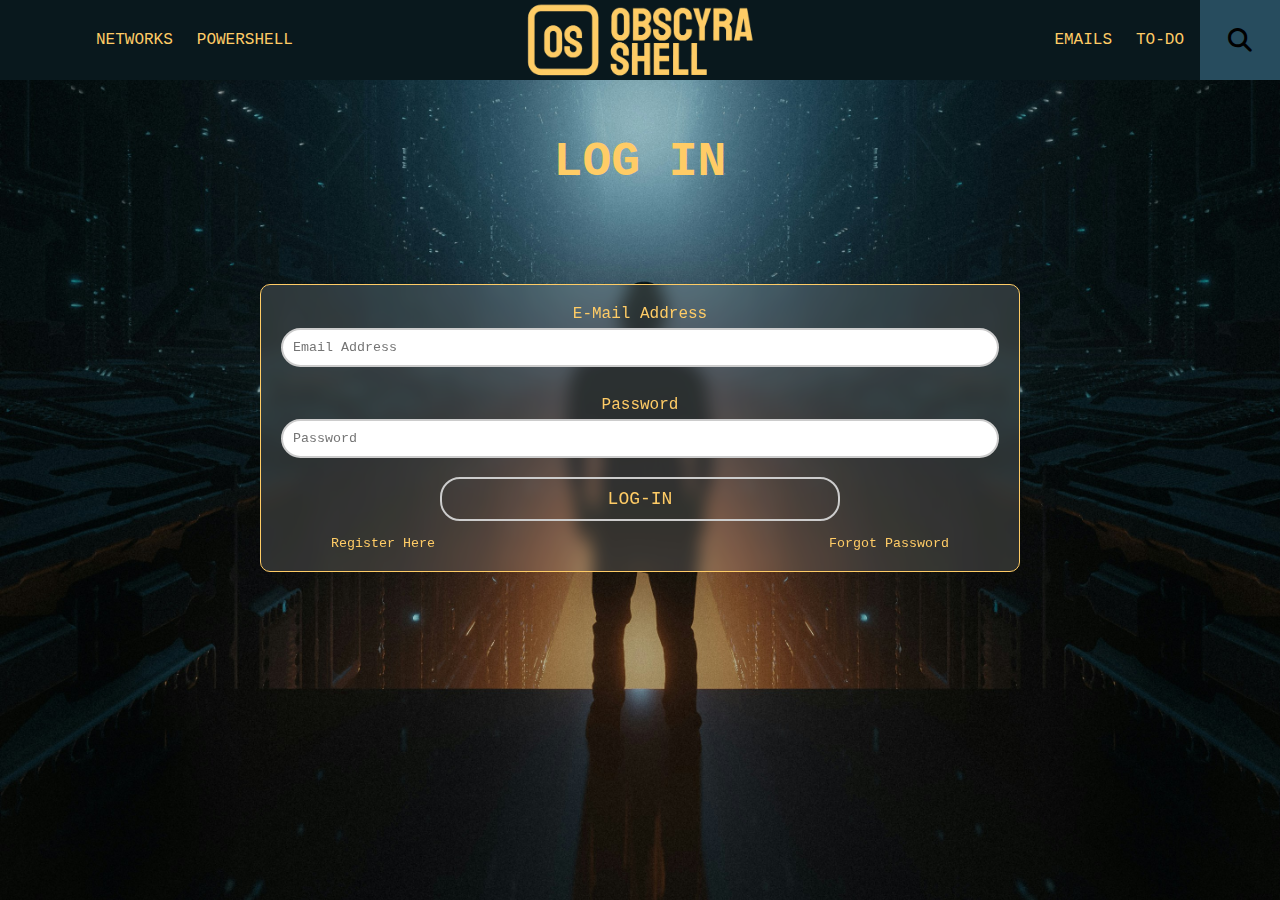
<file: index.html>
<!DOCTYPE html>
<html lang="en">
<head>
    <meta charset="UTF-8">
    <meta v2>
    <meta name="viewport" content="width=device-width, initial-scale=1.0">
    <link rel="stylesheet" href="css/global.css">
    <link rel="stylesheet" href="css/login.css">
    <link rel="stylesheet" href="https://cdnjs.cloudflare.com/ajax/libs/font-awesome/6.4.0/css/all.min.css">
    <script src="js/nav.js"></script>
    <title>Obscyra Shell</title>
</head>
<body>
    <!-- Navbar -->
     <header>
        <!-- Logo -->
         <div class="logo">
            <a href="index.html"><img src="assets/img/logo2.png" alt=""></a>
         </div>
         <nav id="main-nav">
            <!-- Left Links -->
             <ul class="nav-left">
                <li><a href="">Networks</a></li>
                <li><a href="pwsh.html">Powershell</a></li>
             </ul>
             <!-- Right Links -->
             <ul>
                <li><a href="">Emails</a></li>
                <li id="to-do-link"><a href="to-do.html">To-Do</a></li>
             </ul>
             <!-- Search Btn -->
                <div id="search-btn">
                    <i class="fas fa-search" id="search-check"></i>
                </div>
                <div class="search-input" id="search-input">
                    <!-- <input type="text" placeholder="Search..."> -->
                </div>
         </nav>

         <!-- Menu Btn -->
         <div id="menu-btn">
            <input type="checkbox" id="menu-check"/>
            <i class="fa-regular fa-square-caret-down" id="menu-icon"></i>
        </div>
     </header>
        <section class="main account">
            <div class="login-wrapper">
                <h1 id="acc-form-h1">Log In</h1>
                <div class="center-wrapper">
                <div id="log-form">
                <form id="main-acc-form">
                    <div id="acc-form-wrapper">
                        <div class="acc-form">
                            <label for="acc-email">E-Mail Address</label>
                            <input type="text" id="acc-email" placeholder="Email Address" autocomplete="username">
                            <p class="error-msg" id="error-email"></p>
                        </div>
                        <div class="acc-form">
                            <label for="acc-pass">Password</label>
                            <input type="password" id="acc-pass" placeholder="Password" autocomplete="current-password">
                            <p class="error-msg" id="error-pass"></p>
                            <input id="acc-login" type="button" class="submit-btn" value="Log-in">
                        </div>
                        <div id="acc-info">
                            <a id="reg-link">Register Here</a> 
                            <p id="issues-link">Forgot Password</p>
                        </div>
                    </div>
                </form>
                </div>
                <div id="reg-form" style="display: none;">
                <form id="main-reg-form">
                    <div id="acc-form-wrapper">
                        <div class="acc-form">
                            <label for="reg-email">E-Mail Address</label>
                            <input type="text" id="reg-email" placeholder="Email Address" autocomplete="username">
                            <p class="error-msg" id="error-remail"></p>
                        </div>
                        <div class="acc-form">
                            <label for="reg-pass">Password</label>
                            <input type="password" id="reg-pass" placeholder="Password" autocomplete="new-password">
                            <p class="error-msg" id="error-rpass"></p>
                            <label for="reg-pass-val">Re-Enter Password</label>
                            <input type="password" id="reg-pass-val" placeholder="Password" autocomplete="new-password">
                            <input id="acc-reg" type="button" class="submit-btn" value="Register">
                        </div>
                        <div id="acc-info">
                            <a id="log-link">Log in</a>
                            <a id="cookies">Privacy Policy</a>
                        </div>
                    </div>
                </form>
                </div>
            </div>
            <div class="cookie-wrapper" id="privacy-policy" style="display: none;">
                <p>
                    <strong>We keep things simple:</strong> no tracking, no advertising cookies, and no third-party analytics.
                    This page explains what data we store and how it's used.
                </p>

                <h2>Account Data</h2>
                <p>When you create or use an account, we store:</p>

                <ul>
                    <li><strong>Email address</strong> - used to sign in.</li>
                    <li><strong>Password hash</strong> - never stored in plain text.</li>
                    <li><strong>Account created time</strong>.</li>
                    <li><strong>Last login time</strong>.</li>
                    <li><strong>Browser information</strong> - for security and debugging.</li>
                </ul>

                <p>We do not share your data with third parties.</p>

                <h2>Cookies</h2>
                <p>
                    We use one strictly-necessary cookie: a <strong>JWT authentication token</strong> that keeps you logged in.
                    It is essential for the service and does not require consent under UK PECR.
                </p>

                <h2>Hosting</h2>
                <p>
                    This site is hosted on Cloudflare, which processes basic technical information (e.g., IP address) for security and performance.
                    No analytics or marketing tools are used.
                </p>

                <h2>Data Retention</h2>
                <p>
                    Account data is kept while your account is active. If you delete your account, your data is removed or anonymised.
                    Authentication cookies expire automatically.
                </p>

                <h2>Your Rights</h2>
                <p>
                    You may request access, correction, or deletion of your data at any time.
                    Contact us at: <a href="mailto:test@test.com">TBC@Test.com</a>
                </p>

                <br><p> <a id="backLink">Go Back</a></p><br><br>
            </div>
            <div class="logout-wrapper" id="logout" style="display: none;">
                <div>
                    <p>Account will be auto logged out after 1 hour</p>
                </div>
                <form>
                    <input type="button" value="Log Out" class="submit-btn" id="logout-btn">
                </form>
            </div>
            </div>
        </section>
<script src="js/login.js" defer></script>
</body>
</html>
</file>
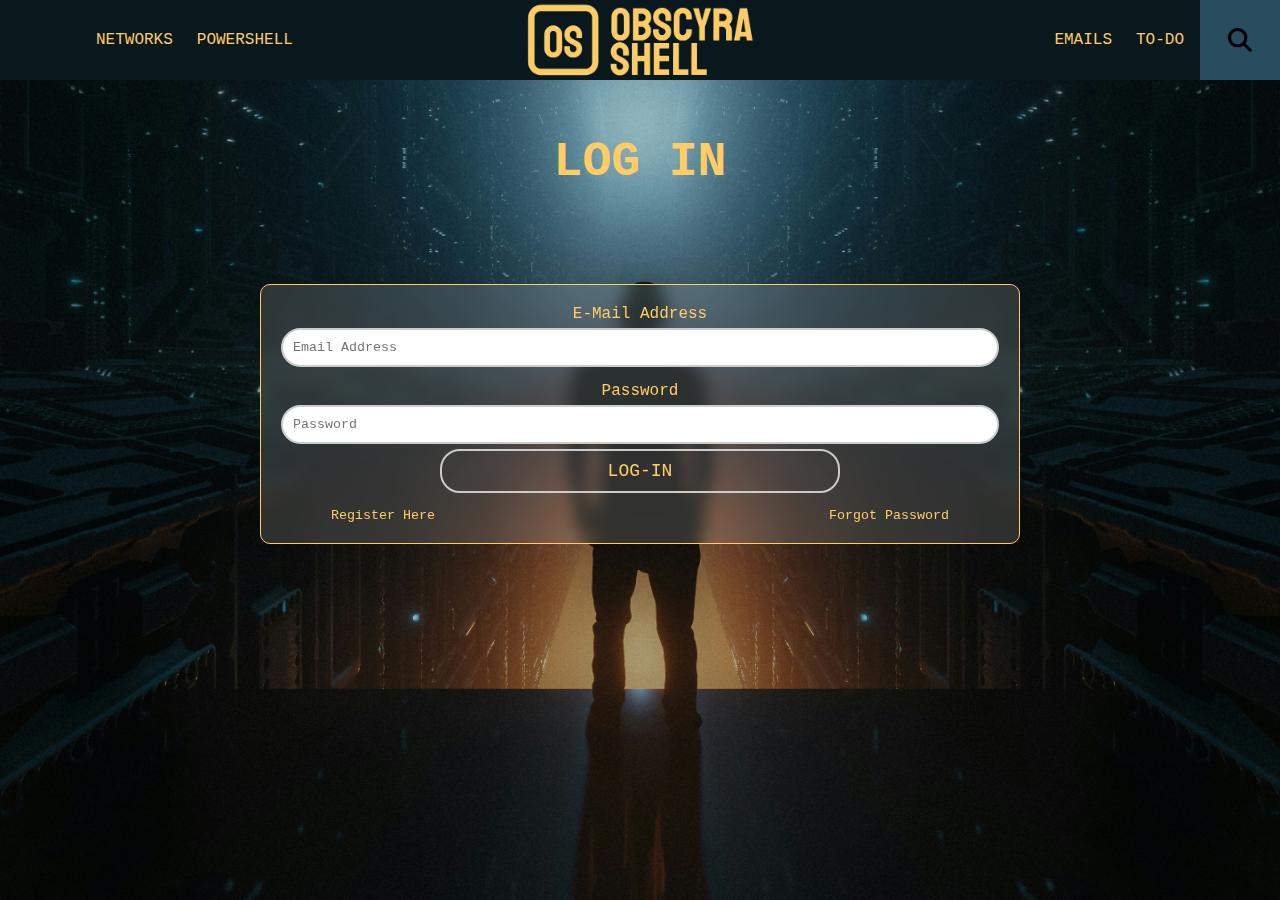
<file: home.html>
<!DOCTYPE html>
<html lang="en">
<head>
    <meta charset="UTF-8">
    <meta v2>
    <meta name="viewport" content="width=device-width, initial-scale=1.0">
    <link rel="stylesheet" href="css/global.css">
    <link rel="stylesheet" href="css/login.css">
    <link rel="stylesheet" href="https://cdnjs.cloudflare.com/ajax/libs/font-awesome/6.4.0/css/all.min.css">
    <script src="js/nav.js" defer></script>
    <script src="js/login.js" defer></script>
    <title>Obscyra Shell</title>
</head>
<body>
    <!-- Navbar -->
     <header>
        <!-- Logo -->
         <div class="logo">
            <a href="home.html"><img src="assets/img/logo2.png" alt=""></a>
         </div>
         <nav id="main-nav">
            <!-- Left Links -->
             <ul class="nav-left">
                <li><a href="">Networks</a></li>
                <li><a href="pwsh.html">Powershell</a></li>
             </ul>
             <!-- Right Links -->
             <ul>
                <li><a href="">Emails</a></li>
                <li id="to-do-link"><a href="index.html">To-Do</a></li>
             </ul>
             <!-- Search Btn -->
                <div id="search-btn">
                    <i class="fas fa-search" id="search-check"></i>
                </div>
                <div class="search-input" id="search-input">
                    <!-- <input type="text" placeholder="Search..."> -->
                </div>
         </nav>

         <!-- Menu Btn -->
         <div id="menu-btn">
            <input type="checkbox" id="menu-check"/>
            <i class="fa-regular fa-square-caret-down" id="menu-icon"></i>
        </div>
     </header>
        <section class="main">
            <div class="login-wrapper">
                <h1>Log In</h1>
                <div class="center-wrapper">
                <form>
                    <div id="acc-form-wrapper">
                        <div class="acc-form">
                            <label for="acc-email">E-Mail Address</label>
                            <input type="text" id="acc-email" placeholder="Email Address">
                        </div>
                        <div class="acc-form">
                            <label for="acc-pass">Password</label>
                            <input type="password" id="acc-pass" placeholder="Password">
                            <input id="acc-login" type="button" class="submit-btn" value="Log-in">
                        </div>
                        <div id="acc-info">
                            <p id="reg-link">Register Here</p> 
                            <p id="issues-link">Forgot Password</p>
                        </div>
                    </div>
                </form>
                </div>
            </div>
        </section>
</body>
</html>
</file>
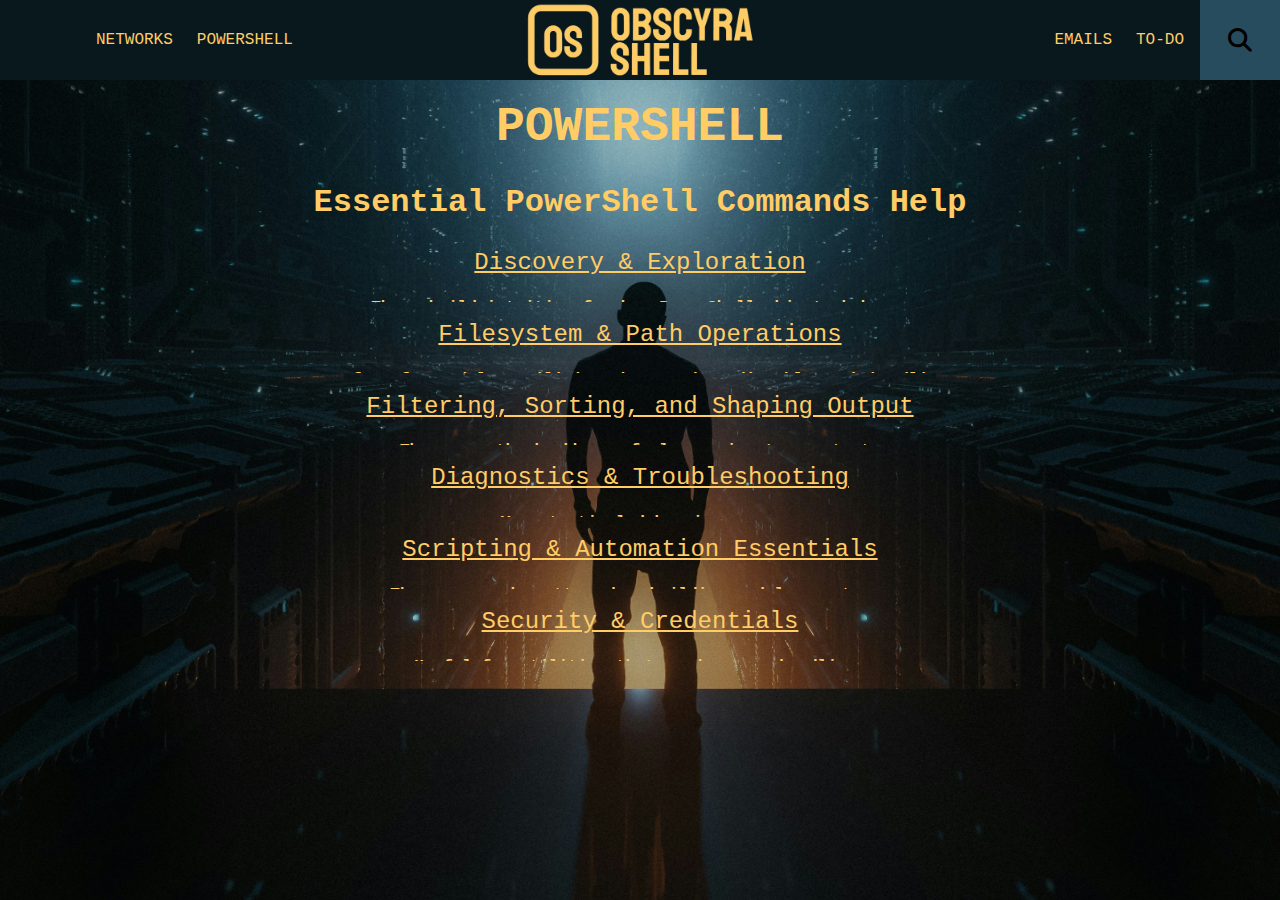
<file: pwsh.html>
<!DOCTYPE html>
<html lang="en">
<head>
    <meta charset="UTF-8">
    <meta v2>
    <meta name="viewport" content="width=device-width, initial-scale=1.0">
    <link rel="stylesheet" href="css/global.css">
    <link rel="stylesheet" href="css/pwsh.css">
    <link rel="stylesheet" href="https://cdnjs.cloudflare.com/ajax/libs/font-awesome/6.4.0/css/all.min.css">
    <script src="js/nav.js" defer></script>
    <script src="js/pwsh.js" defer></script>
    <title>Obscyra Shell</title>
</head>
<body>
    <!-- Navbar -->
     <header>
        <!-- Logo -->
         <div class="logo">
            <a href="index.html"><img src="assets/img/logo2.png" alt=""></a>
         </div>
         <nav id="main-nav">
            <!-- Left Links -->
             <ul class="nav-left">
                <li><a href="">Networks</a></li>
                <li><a href="pwsh.html">Powershell</a></li>
             </ul>
             <!-- Right Links -->
             <ul>
                <li><a href="">Emails</a></li>
                <li id="to-do-link"><a href="to-do.html">To-Do</a></li>
             </ul>
             <!-- Search Btn -->
                <div id="search-btn">
                    <i class="fas fa-search" id="search-check"></i>
                </div>
                <div class="search-input" id="search-input">
                    <!-- <input type="text" placeholder="Search..."> -->
                </div> 
         </nav>

         <!-- Menu Btn -->
         <div id="menu-btn">
            <input type="checkbox" id="menu-check"/>
            <i class="fa-regular fa-square-caret-down" id="menu-icon"></i>
        </div>
     </header>
        <section class="main" >
            <div class="pwsh-wrapper">
                <h1>Powershell</h1>
                <h2>Essential PowerShell Commands Help</h2>
                
                <div class="ps-commands">

                    <div class="psection">
                        <div class="psection-head">Discovery & Exploration</div>
                        <div class="psection-body">
                        <p>These build intuition for how PowerShell objects behave.</p>
                        <ul>
                            <li><strong>Get-Command</strong> — Find commands by name, verb, or module</li>
                            <li><strong>Get-Help &lt;cmd&gt; -Online</strong> — Open full docs in browser</li>
                            <li><strong>Get-Member</strong> — Inspect object properties/methods</li>
                            <li><strong>Get-Module -ListAvailable</strong> — See what’s installed</li>
                            <li><strong>Import-Module</strong> — Load modules explicitly</li>
                        </ul>
                        </div>
                    </div>

                    <div class="psection">
                        <div class="psection-head">Filesystem & Path Operations</div>
                        <div class="psection-body">
                        <p>Perfect for modular utilities that need predictable path handling.</p>
                        <ul>
                            <li><strong>Get-ChildItem (ls)</strong> — Enumerate files/folders</li>
                            <li><strong>Resolve-Path</strong> — Convert relative → absolute</li>
                            <li><strong>Join-Path</strong> — Safe path concatenation</li>
                            <li><strong>Test-Path</strong> — Check existence</li>
                            <li><strong>New-Item / Remove-Item</strong> — Create/delete files or folders</li>
                            <li><strong>Copy-Item / Move-Item</strong> — File operations</li>
                        </ul>
                        </div>
                    </div>

                    <div class="psection">
                        <div class="psection-head">Filtering, Sorting, and Shaping Output</div>
                        <div class="psection-body">
                        <p>These are the backbone of clean, signature output.</p>
                        <ul>
                            <li><strong>Where-Object</strong> — Filter objects</li>
                            <li><strong>Sort-Object</strong> — Sort by property</li>
                            <li><strong>Select-Object</strong> — Choose or rename properties</li>
                            <li><strong>Format-Table -AutoSize</strong> — Clean tabular output</li>
                            <li><strong>Format-List *</strong> — Full detail dump</li>
                        </ul>
                        </div>
                    </div>

                    <div class="psection">
                        <div class="psection-head">Diagnostics & Troubleshooting</div>
                        <div class="psection-body">
                        <p>Your tactical debugging zone.</p>
                        <ul>
                            <li><strong>Test-NetConnection</strong> — Ping, port tests, traceroute</li>
                            <li><strong>Resolve-DnsName</strong> — DNS lookup</li>
                            <li><strong>Get-NetAdapter</strong> — NIC info</li>
                            <li><strong>Get-EventLog / Get-WinEvent</strong> — Event logs</li>
                            <li><strong>Get-Process / Stop-Process</strong> — Process control</li>
                            <li><strong>Get-Service / Restart-Service</strong> — Service management</li>
                        </ul>
                        </div>
                    </div>

                    <div class="psection">
                        <div class="psection-head">Scripting & Automation Essentials</div>
                        <div class="psection-body">
                        <p>These commands matter when building modular systems.</p>
                        <ul>
                            <li><strong>Read-Host</strong> — Prompt for input</li>
                            <li><strong>Write-Output / Write-Host</strong> — Output control</li>
                            <li><strong>Start-Job / Receive-Job</strong> — Background tasks</li>
                            <li><strong>Start-Process</strong> — Launch external apps</li>
                            <li><strong>Invoke-Expression</strong> — Execute dynamic code (use sparingly)</li>
                            <li><strong>Invoke-RestMethod</strong> — API calls</li>
                            <li><strong>Invoke-Command</strong> — Remote execution</li>
                        </ul>
                        </div>
                    </div>

                    <div class="psection">
                        <div class="psection-head">Security & Credentials</div>
                        <div class="psection-body">
                        <p>Useful for utilities that need secure handling.</p>
                        <ul>
                            <li><strong>Get-Credential</strong> — Secure credential prompt</li>
                            <li><strong>ConvertTo-SecureString</strong> — Encrypt strings</li>
                            <li><strong>Export-Clixml / Import-Clixml</strong> — Secure credential storage</li>
                        </ul>
                        </div>
                    </div>
                </div>

        </section>
</body>
</html>
</file>
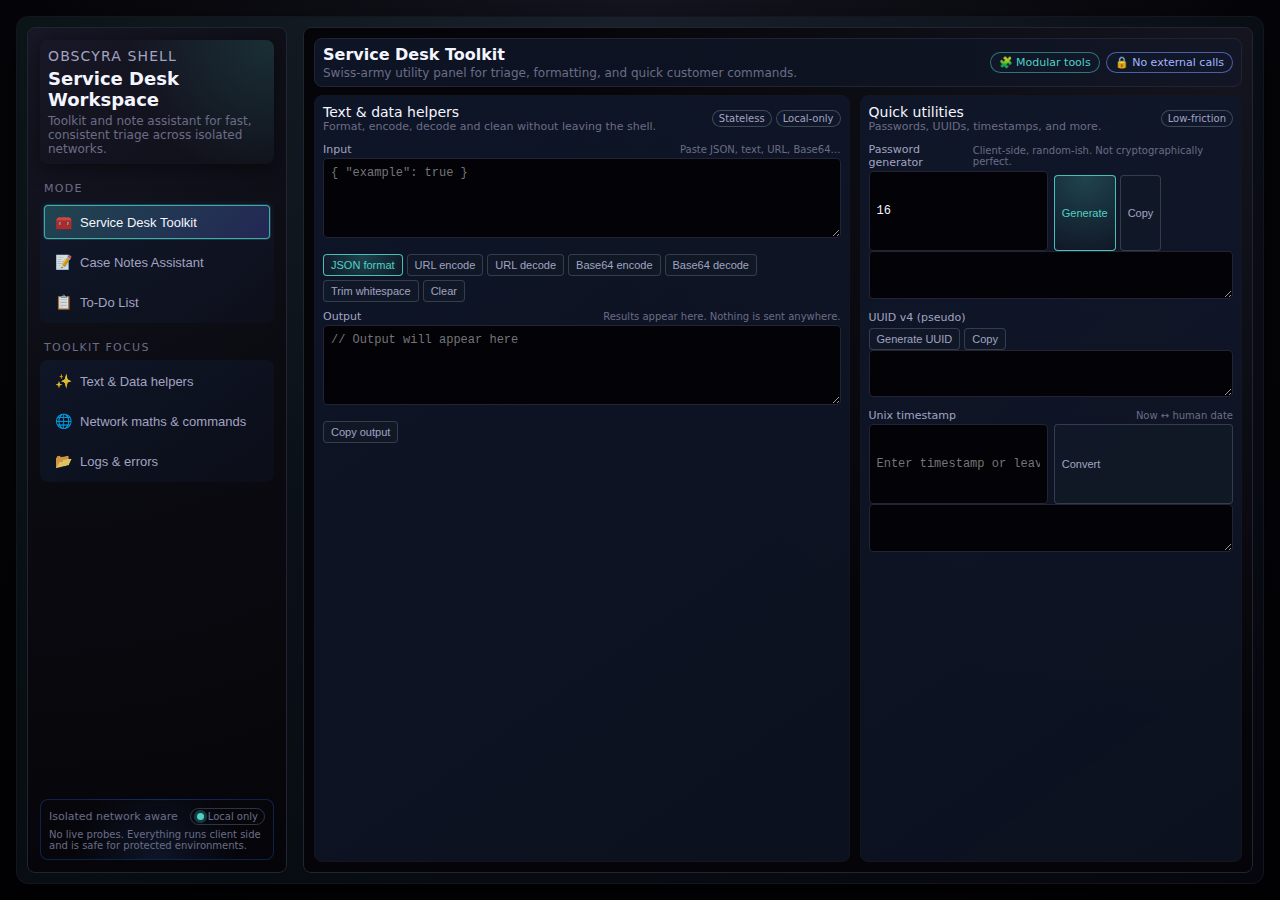
<file: test.html>
<!DOCTYPE html>
<html lang="en">
<head>
  <meta charset="UTF-8" />
  <title>Service Desk Toolkit & Case Notes Assistant</title>
  <meta name="viewport" content="width=device-width, initial-scale=1.0" />
  <style>
    :root {
      --bg-main: #050509;
      --bg-panel: #0b0b12;
      --bg-panel-alt: #101018;
      --accent: #4fd1c5;
      --accent-soft: rgba(79, 209, 197, 0.15);
      --border: #232334;
      --border-soft: #151520;
      --text-main: #f5f5ff;
      --text-soft: #a3a3c2;
      --text-muted: #6c6c86;
      --danger: #f56565;
      --warning: #ecc94b;
      --font-mono: ui-monospace, SFMono-Regular, Menlo, Monaco, Consolas, "Liberation Mono", "Courier New", monospace;
      --radius-sm: 4px;
      --radius-md: 8px;
      --radius-lg: 12px;
      --shadow-soft: 0 14px 40px rgba(0, 0, 0, 0.55);
      --shadow-subtle: 0 4px 20px rgba(0, 0, 0, 0.5);
      --transition-fast: 0.16s ease-out;
    }

    * {
      box-sizing: border-box;
    }

    html,
    body {
      margin: 0;
      padding: 0;
      height: 100%;
      background: radial-gradient(circle at top, #151520 0, #050509 55%, #020205 100%);
      color: var(--text-main);
      font-family: system-ui, -apple-system, BlinkMacSystemFont, "SF Pro Text", "Segoe UI", sans-serif;
    }

    body {
      display: flex;
      align-items: stretch;
      justify-content: center;
      padding: 16px;
    }

    .shell {
      display: grid;
      grid-template-columns: 260px minmax(0, 1fr);
      gap: 16px;
      width: 100%;
      /* max-width: 1200px; */
      height: 100%;
      /* max-height: 720px; */
      background: linear-gradient(135deg, rgba(79, 209, 197, 0.08), rgba(99, 102, 241, 0.04));
      border-radius: var(--radius-lg);
      border: 1px solid var(--border-soft);
      box-shadow: var(--shadow-soft);
      padding: 10px;
      overflow: hidden;
    }

    /* Sidebar */

    .sidebar {
      display: flex;
      flex-direction: column;
      background: radial-gradient(circle at top left, #181827, #0b0b12 45%, #050509 100%);
      border-radius: var(--radius-md);
      border: 1px solid var(--border);
      padding: 12px;
      gap: 12px;
      overflow: hidden;
    }

    .sidebar-header {
      display: flex;
      flex-direction: column;
      gap: 4px;
      padding: 8px;
      border-radius: var(--radius-md);
      background: radial-gradient(circle at top right, rgba(79, 209, 197, 0.16), transparent 55%);
      box-shadow: var(--shadow-subtle);
    }

    .sidebar-title {
      font-size: 14px;
      letter-spacing: 0.08em;
      text-transform: uppercase;
      color: var(--text-soft);
    }

    .sidebar-subtitle {
      font-size: 18px;
      font-weight: 600;
      color: var(--text-main);
    }

    .sidebar-description {
      font-size: 12px;
      color: var(--text-muted);
    }

    .sidebar-section-title {
      font-size: 11px;
      text-transform: uppercase;
      letter-spacing: 0.12em;
      color: var(--text-muted);
      margin: 6px 4px;
    }

    .nav-group {
      display: flex;
      flex-direction: column;
      gap: 6px;
      padding: 4px;
      border-radius: var(--radius-md);
      background: linear-gradient(145deg, rgba(15, 23, 42, 0.85), rgba(15, 23, 42, 0.3));
    }

    .nav-button {
      width: 100%;
      padding: 8px 10px;
      border-radius: var(--radius-sm);
      border: 1px solid transparent;
      background: transparent;
      color: var(--text-soft);
      font-size: 13px;
      text-align: left;
      display: flex;
      align-items: center;
      gap: 8px;
      cursor: pointer;
      transition: background var(--transition-fast), border-color var(--transition-fast), color var(--transition-fast), transform 80ms ease-out;
    }

    .nav-button span.icon {
      font-size: 14px;
      opacity: 0.85;
    }

    .nav-button-primary {
      background: radial-gradient(circle at left, rgba(79, 209, 197, 0.16), transparent 55%);
      border-color: rgba(79, 209, 197, 0.35);
      color: var(--accent);
      font-weight: 500;
    }

    .nav-button:hover {
      background: rgba(15, 23, 42, 0.7);
      border-color: rgba(79, 209, 197, 0.3);
      color: var(--text-main);
      transform: translateY(-1px);
    }

    .nav-button.active {
      background: linear-gradient(135deg, rgba(79, 209, 197, 0.25), rgba(99, 102, 241, 0.25));
      border-color: rgba(79, 209, 197, 0.75);
      color: var(--text-main);
      box-shadow: 0 0 0 1px rgba(79, 209, 197, 0.2);
    }

    .sidebar-footnote {
      margin-top: auto;
      font-size: 11px;
      color: var(--text-muted);
      padding: 8px;
      border-radius: var(--radius-md);
      background: radial-gradient(circle at bottom, rgba(15, 23, 42, 0.9), transparent 65%);
      border: 1px solid rgba(37, 99, 235, 0.3);
    }

    /* Main Panel */

    .main {
      display: flex;
      flex-direction: column;
      background: radial-gradient(circle at top right, #151520, #050509 55%);
      border-radius: var(--radius-md);
      border: 1px solid var(--border);
      padding: 10px;
      gap: 8px;
      overflow: hidden;
    }

    .main-header {
      display: flex;
      align-items: center;
      justify-content: space-between;
      gap: 8px;
      padding: 6px 8px;
      border-radius: var(--radius-md);
      background: linear-gradient(120deg, rgba(15, 23, 42, 0.85), rgba(15, 23, 42, 0.5));
      border: 1px solid var(--border);
    }

    .main-header-left {
      display: flex;
      flex-direction: column;
      gap: 2px;
    }

    .main-title {
      font-size: 16px;
      font-weight: 600;
    }

    .main-subtitle {
      font-size: 12px;
      color: var(--text-muted);
    }

    .main-header-right {
      display: flex;
      gap: 6px;
    }

    .tag-pill {
      font-size: 11px;
      padding: 3px 8px;
      border-radius: 999px;
      border: 1px solid rgba(79, 209, 197, 0.5);
      color: var(--accent);
      background: rgba(15, 23, 42, 0.9);
    }

    .tag-pill-alt {
      border-color: rgba(129, 140, 248, 0.6);
      color: #a5b4fc;
    }

    .main-content {
      flex: 1;
      display: grid;
      grid-template-columns: minmax(0, 1.4fr) minmax(0, 1fr);
      gap: 10px;
      overflow: hidden;
    }

    @media (max-width: 960px) {
      .shell {
        grid-template-columns: 1fr;
        max-height: none;
      }

      .main-content {
        grid-template-columns: 1fr;
      }
    }

    .panel {
      display: flex;
      flex-direction: column;
      gap: 8px;
      background: linear-gradient(145deg, rgba(15, 23, 42, 0.9), rgba(15, 23, 42, 0.65));
      border-radius: var(--radius-md);
      border: 1px solid var(--border-soft);
      padding: 8px;
      overflow: hidden;
    }

    .panel-header {
      display: flex;
      justify-content: space-between;
      align-items: center;
      gap: 8px;
      margin-bottom: 2px;
    }

    .panel-title {
      font-size: 14px;
      font-weight: 500;
    }

    .panel-subtitle {
      font-size: 11px;
      color: var(--text-muted);
    }

    .panel-actions {
      display: flex;
      gap: 4px;
    }

    .chip {
      font-size: 10px;
      padding: 2px 6px;
      border-radius: 999px;
      border: 1px solid rgba(75, 85, 99, 0.8);
      color: var(--text-soft);
      background: rgba(15, 23, 42, 0.9);
    }

    /* Controls */

    .field-label {
      font-size: 11px;
      color: var(--text-soft);
      margin-bottom: 2px;
      display: flex;
      justify-content: space-between;
      align-items: center;
    }

    .field-label span.hint {
      color: var(--text-muted);
      font-size: 10px;
    }

    textarea,
    input,
    select {
      width: 100%;
      background: #020207;
      border-radius: var(--radius-sm);
      border: 1px solid var(--border);
      color: var(--text-main);
      font-size: 12px;
      padding: 6px 7px;
      font-family: var(--font-mono);
      resize: vertical;
      min-height: 80px;
      outline: none;
      transition: border-color var(--transition-fast), box-shadow var(--transition-fast), background var(--transition-fast), transform 80ms ease-out;
    }

    textarea:focus,
    input:focus,
    select:focus {
      border-color: rgba(79, 209, 197, 0.75);
      box-shadow: 0 0 0 1px rgba(79, 209, 197, 0.3);
      background: #050513;
      transform: translateY(-0.5px);
    }

    textarea.mono {
      font-family: var(--font-mono);
      font-size: 12px;
      line-height: 1.4;
      white-space: pre;
    }

    .row {
      display: flex;
      gap: 6px;
    }

    .row > * {
      flex: 1;
    }

    .button-row {
      display: flex;
      flex-wrap: wrap;
      gap: 4px;
      margin-top: 4px;
    }

    .btn {
      border-radius: var(--radius-sm);
      border: 1px solid rgba(55, 65, 81, 0.9);
      background: rgba(17, 24, 39, 0.95);
      color: var(--text-soft);
      font-size: 11px;
      padding: 4px 7px;
      cursor: pointer;
      display: inline-flex;
      align-items: center;
      gap: 4px;
      transition: background var(--transition-fast), border-color var(--transition-fast), color var(--transition-fast), transform 80ms ease-out;
    }

    .btn:hover {
      background: rgba(31, 41, 55, 0.95);
      color: var(--text-main);
      border-color: rgba(79, 209, 197, 0.8);
      transform: translateY(-0.5px);
    }

    .btn-primary {
      border-color: rgba(79, 209, 197, 0.9);
      background: radial-gradient(circle at top, rgba(79, 209, 197, 0.25), rgba(17, 24, 39, 0.95));
      color: var(--accent);
      font-weight: 500;
    }

    .btn-danger {
      border-color: rgba(248, 113, 113, 0.9);
      color: #fecaca;
    }

    .btn-ghost {
      border-color: transparent;
      background: transparent;
      color: var(--text-muted);
    }

    .btn-ghost:hover {
      background: rgba(15, 23, 42, 0.9);
      border-color: rgba(79, 209, 197, 0.45);
      color: var(--text-main);
    }

    .badge {
      display: inline-flex;
      align-items: center;
      gap: 4px;
      font-size: 10px;
      padding: 2px 6px;
      border-radius: 999px;
      border: 1px solid rgba(55, 65, 81, 0.8);
      color: var(--text-muted);
    }

    .badge-dot {
      width: 7px;
      height: 7px;
      border-radius: 999px;
      background: var(--accent);
      box-shadow: 0 0 0 3px rgba(79, 209, 197, 0.25);
    }

    .badge-dot-warn {
      background: var(--warning);
      box-shadow: 0 0 0 3px rgba(236, 201, 75, 0.25);
    }

    .badge-dot-danger {
      background: var(--danger);
      box-shadow: 0 0 0 3px rgba(248, 113, 113, 0.25);
    }

    .pill-status {
      font-size: 11px;
      padding: 2px 8px;
      border-radius: 999px;
      border: 1px solid rgba(55, 65, 81, 0.9);
      color: var(--text-soft);
      background: rgba(15, 23, 42, 0.95);
    }

    .pill-status.ok {
      color: var(--accent);
      border-color: rgba(79, 209, 197, 0.8);
    }

    .pill-status.warn {
      color: #fde68a;
      border-color: rgba(236, 201, 75, 0.8);
    }

    .pill-status.bad {
      color: #fecaca;
      border-color: rgba(248, 113, 113, 0.8);
    }

    /* Lists, cards */

    .tool-grid {
      display: grid;
      grid-template-columns: repeat(auto-fit, minmax(120px, 1fr));
      gap: 6px;
      margin-top: 4px;
    }

    .tool-card {
      padding: 6px 7px;
      border-radius: var(--radius-sm);
      border: 1px solid var(--border-soft);
      background: rgba(15, 23, 42, 0.85);
      font-size: 11px;
      color: var(--text-soft);
      display: flex;
      flex-direction: column;
      gap: 3px;
    }

    .tool-card-title {
      font-size: 11px;
      font-weight: 500;
      color: var(--text-main);
    }

    .tool-card-meta {
      font-size: 10px;
      color: var(--text-muted);
    }

    .tool-card-footer {
      display: flex;
      justify-content: space-between;
      align-items: center;
      margin-top: 2px;
    }

    .commands-list {
      max-height: 160px;
      overflow-y: auto;
      padding-right: 4px;
      border-radius: var(--radius-sm);
      border: 1px solid var(--border-soft);
      background: rgba(15, 23, 42, 0.7);
    }

    .command-row {
      padding: 5px 7px;
      border-bottom: 1px solid rgba(30, 41, 59, 0.9);
      display: flex;
      justify-content: space-between;
      align-items: center;
      gap: 6px;
    }

    .command-row:last-child {
      border-bottom: none;
    }

    .command-text {
      font-family: var(--font-mono);
      font-size: 11px;
      color: var(--text-main);
      white-space: nowrap;
      overflow: hidden;
      text-overflow: ellipsis;
    }

    .command-meta {
      font-size: 10px;
      color: var(--text-muted);
    }

    .note-checklist {
      display: flex;
      flex-direction: column;
      gap: 4px;
      font-size: 11px;
    }

    .note-checklist label {
      display: flex;
      align-items: center;
      gap: 6px;
      cursor: pointer;
      color: var(--text-soft);
    }

    .note-checklist input[type="checkbox"] {
      width: 12px;
      height: 12px;
      border-radius: 3px;
      border: 1px solid rgba(55, 65, 81, 0.9);
      background: #020207;
      appearance: none;
      outline: none;
      cursor: pointer;
      display: inline-block;
      position: relative;
    }

    .note-checklist input[type="checkbox"]:checked {
      background: var(--accent);
      border-color: rgba(79, 209, 197, 0.9);
    }

    .note-checklist input[type="checkbox"]:checked::after {
      content: "";
      position: absolute;
      top: 1px;
      left: 3px;
      width: 5px;
      height: 8px;
      border: solid #020207;
      border-width: 0 2px 2px 0;
      transform: rotate(45deg);
    }

    .note-score {
      font-size: 11px;
      color: var(--text-soft);
    }

    .note-score strong {
      color: var(--accent);
    }

    .note-score.bad strong {
      color: var(--danger);
    }

    .note-score.ok strong {
      color: var(--warning);
    }

    .note-score.good strong {
      color: var(--accent);
    }

    /* ------------------------------
   TO‑DO LIST — OBSCYRA STYLE
   ------------------------------ */

    .to-do-list {
    list-style: none;
    padding: 0;
    margin: 10px 0;
    display: flex;
    flex-direction: column;
    gap: 8px;
    }

    .to-do {
    display: flex;
    align-items: center;
    gap: 10px;
    padding: 10px 12px;
    background: rgba(15, 23, 42, 0.55);
    border: 1px solid rgba(79, 209, 197, 0.25);
    border-radius: 8px;
    backdrop-filter: blur(6px);
    transition: background 0.2s ease, border-color 0.2s ease;
    }

    .to-do:hover {
    background: rgba(15, 23, 42, 0.75);
    border-color: rgba(79, 209, 197, 0.45);
    }

    .to-do input[type="checkbox"] {
    appearance: none;
    width: 18px;
    height: 18px;
    border: 1px solid rgba(79, 209, 197, 0.5);
    border-radius: 4px;
    background: rgba(2, 2, 7, 0.8);
    cursor: pointer;
    position: relative;
    transition: border-color 0.2s ease, background 0.2s ease;
    }

    .to-do input[type="checkbox"]:checked {
    background: var(--accent);
    border-color: var(--accent);
    }

    .to-do input[type="checkbox"]:checked::after {
    content: "";
    position: absolute;
    top: 2px;
    left: 5px;
    width: 5px;
    height: 10px;
    border: solid #020207;
    border-width: 0 2px 2px 0;
    transform: rotate(45deg);
    }

    .to-do-text {
    flex: 1;
    color: var(--text-main);
    font-size: 13px;
    line-height: 1.4;
    }

    .to-do-text span {
    display: inline-block;
    margin-left: 6px;
    padding: 2px 6px;
    font-size: 10px;
    border-radius: 6px;
    background: rgba(79, 209, 197, 0.15);
    color: var(--accent);
    }

    .to-do-delete-btn {
    background: transparent;
    border: none;
    cursor: pointer;
    padding: 4px;
    border-radius: 6px;
    transition: background 0.2s ease;
    }

    .to-do-delete-btn:hover {
    background: rgba(248, 113, 113, 0.15);
    }

    .to-do-delete-btn svg {
    width: 18px;
    height: 18px;
    fill: #fca5a5;
    }

    /* Filter row */
    .button-row label {
    display: flex;
    align-items: center;
    gap: 6px;
    font-size: 12px;
    color: var(--text-soft);
    }

    .button-row input[type="checkbox"] {
    width: 14px;
    height: 14px;
    appearance: none;
    border: 1px solid rgba(79, 209, 197, 0.4);
    border-radius: 4px;
    background: rgba(2, 2, 7, 0.8);
    cursor: pointer;
    }

    .button-row input[type="checkbox"]:checked {
    background: var(--accent);
    border-color: var(--accent);
    }

    .btn-small {
    font-size: 11px;
    padding: 3px 6px;
    border-radius: 6px;
    }

    .filter-row {
    display: flex;
    flex-wrap: wrap;
    gap: 8px;
    align-items: center;
    font-size: 12px;
    color: var(--text-soft);
    margin-top: 6px;
    }

    .filter-row input[type="checkbox"] {
    width: 14px;
    height: 14px;
    appearance: none;
    border: 1px solid rgba(79, 209, 197, 0.4);
    border-radius: 4px;
    background: rgba(2, 2, 7, 0.8);
    cursor: pointer;
    }

    .filter-row input[type="checkbox"]:checked {
    background: var(--accent);
    border-color: var(--accent);
    }

    /* Universal checkbox styling for inline alignment */
    input[type="checkbox"] {
    width: 14px;
    height: 14px;
    appearance: none;
    border: 1px solid rgba(79, 209, 197, 0.4);
    border-radius: 4px;
    background: rgba(2, 2, 7, 0.8);
    cursor: pointer;
    vertical-align: middle;
    margin-right: 6px;
    position: relative;
    transition: border-color 0.2s ease, background 0.2s ease;
    }

    input[type="checkbox"]:checked {
    background: var(--accent);
    border-color: var(--accent);
    }

    input[type="checkbox"]:checked::after {
    content: "";
    position: absolute;
    top: 2px;
    left: 4px;
    width: 4px;
    height: 8px;
    border: solid #020207;
    border-width: 0 2px 2px 0;
    transform: rotate(45deg);
    }

    /* Acc Login */
    /* Login wrapper */
.login-wrapper {
  max-width: 480px;
  margin: 0 auto;
  padding: 24px;
  background: rgba(15, 23, 42, 0.75);
  border: 1px solid rgba(79, 209, 197, 0.3);
  border-radius: 12px;
  backdrop-filter: blur(8px);
  box-shadow: 0 0 40px rgba(79, 209, 197, 0.1);
}

/* Form fields */
.acc-form label {
  display: block;
  font-size: 13px;
  color: var(--text-soft);
  margin-bottom: 4px;
}

.acc-form input[type="text"],
.acc-form input[type="password"] {
  width: 100%;
  padding: 8px 10px;
  font-size: 13px;
  border-radius: 6px;
  border: 1px solid rgba(79, 209, 197, 0.2);
  background: #020207;
  color: var(--text-main);
  margin-bottom: 6px;
}

.acc-form input:focus {
  border-color: var(--accent);
  box-shadow: 0 0 0 1px rgba(79, 209, 197, 0.3);
}

/* Submit buttons */
.submit-btn {
  width: 100%;
  padding: 10px;
  font-size: 14px;
  font-weight: 500;
  background: radial-gradient(circle at top left, rgba(79, 209, 197, 0.25), rgba(15, 23, 42, 0.95));
  border: 1px solid rgba(79, 209, 197, 0.5);
  color: var(--accent);
  border-radius: 8px;
  cursor: pointer;
  transition: background 0.2s ease, border-color 0.2s ease;
}

.submit-btn:hover {
  background: rgba(79, 209, 197, 0.35);
  border-color: var(--accent);
}

/* Error messages */
.error-msg {
  font-size: 11px;
  color: #fca5a5;
  margin-top: -4px;
  margin-bottom: 6px;
}

/* Info links */
#acc-info {
  display: flex;
  justify-content: space-between;
  font-size: 12px;
  margin-top: 10px;
}

#acc-info a,
#acc-info p {
  color: var(--text-soft);
  cursor: pointer;
  transition: color 0.2s ease;
}

#acc-info a:hover,
#acc-info p:hover {
  color: var(--accent);
}

/* Privacy policy */
.cookie-wrapper {
  font-size: 13px;
  color: var(--text-soft);
  background: rgba(15, 23, 42, 0.85);
  border: 1px solid rgba(79, 209, 197, 0.2);
  border-radius: 12px;
  padding: 20px;
  max-width: 600px;
  margin: 0 auto;
  backdrop-filter: blur(6px);
}


  </style>
</head>
<body>
  <div class="shell" id="shell-root">
    <!-- Sidebar -->
    <aside class="sidebar">
      <div class="sidebar-header">
        <div class="sidebar-title">Obscyra Shell</div>
        <div class="sidebar-subtitle">Service Desk Workspace</div>
        <div class="sidebar-description">
          Toolkit and note assistant for fast, consistent triage across isolated networks.
        </div>
      </div>

      <div>
        <div class="sidebar-section-title">Mode</div>
        <div class="nav-group">
          <button class="nav-button nav-button-primary active" data-mode="toolkit">
            <span class="icon">🧰</span>
            <span>Service Desk Toolkit</span>
          </button>
          <button class="nav-button" data-mode="notes">
            <span class="icon">📝</span>
            <span>Case Notes Assistant</span>
          </button>
        <button class="nav-button" data-mode="todo"> 
            <span class="icon">📋</span> 
            <span>To‑Do List</span>
        </button>
        </div>
      </div>

      <div>
        <div class="sidebar-section-title">Toolkit focus</div>
        <div class="nav-group">
          <button class="nav-button" data-tool-focus="text">
            <span class="icon">✨</span>
            <span>Text & Data helpers</span>
          </button>
          <button class="nav-button" data-tool-focus="network">
            <span class="icon">🌐</span>
            <span>Network maths & commands</span>
          </button>
          <button class="nav-button" data-tool-focus="logs">
            <span class="icon">📂</span>
            <span>Logs & errors</span>
          </button>
        </div>
      </div>

      <div class="sidebar-footnote">
        <div style="display:flex;justify-content:space-between;align-items:center;margin-bottom:4px;">
          <span>Isolated network aware</span>
          <span class="badge">
            <span class="badge-dot"></span>
            Local only
          </span>
        </div>
        <div style="font-size:10px;">
          No live probes. Everything runs client side and is safe for protected environments.
        </div>
      </div>
    </aside>

    <!-- Main -->
    <main class="main">
      <header class="main-header">
        <div class="main-header-left">
          <div class="main-title" id="main-title">Service Desk Toolkit</div>
          <div class="main-subtitle" id="main-subtitle">
            Swiss‑army utility panel for triage, formatting, and quick customer commands.
          </div>
        </div>
        <div class="main-header-right">
          <div class="tag-pill">
            🧩 Modular tools
          </div>
          <div class="tag-pill tag-pill-alt">
            🔒 No external calls
          </div>
        </div>
      </header>

      <section class="main-content" id="main-content">
        <!-- Left panel: will be replaced depending on mode -->
        <section class="panel" id="primary-panel">
          <!-- Toolkit: text/data tools -->
          <div class="panel-header">
            <div>
              <div class="panel-title">Text & data helpers</div>
              <div class="panel-subtitle">Format, encode, decode and clean without leaving the shell.</div>
            </div>
            <div class="panel-actions">
              <span class="chip">Stateless</span>
              <span class="chip">Local-only</span>
            </div>
          </div>

          <div class="field-group">
            <div class="field-label">
              <span>Input</span>
              <span class="hint" id="input-hint">Paste JSON, text, URL, Base64…</span>
            </div>
            <textarea id="tool-input" class="mono" placeholder="{ &quot;example&quot;: true }"></textarea>
          </div>

          <div class="button-row">
            <button class="btn btn-primary" data-action="json-format">JSON format</button>
            <button class="btn" data-action="url-encode">URL encode</button>
            <button class="btn" data-action="url-decode">URL decode</button>
            <button class="btn" data-action="b64-encode">Base64 encode</button>
            <button class="btn" data-action="b64-decode">Base64 decode</button>
            <button class="btn" data-action="trim-lines">Trim whitespace</button>
            <button class="btn" data-action="clear-input">Clear</button>
          </div>

          <div class="field-group">
            <div class="field-label">
              <span>Output</span>
              <span class="hint" id="output-hint">Results appear here. Nothing is sent anywhere.</span>
            </div>
            <textarea id="tool-output" class="mono" placeholder="// Output will appear here"></textarea>
          </div>

          <div class="button-row">
            <button class="btn" data-action="copy-output">Copy output</button>
          </div>
        </section>

        <!-- Right panel -->
        <section class="panel" id="secondary-panel">
          <!-- Toolkit: password generator + quick tools -->
          <div class="panel-header">
            <div>
              <div class="panel-title">Quick utilities</div>
              <div class="panel-subtitle">Passwords, UUIDs, timestamps, and more.</div>
            </div>
            <div class="panel-actions">
              <span class="chip">Low-friction</span>
            </div>
          </div>

          <div class="row">
            <div>
              <div class="field-label">
                <span>Password generator</span>
                <span class="hint">Client-side, random-ish. Not cryptographically perfect.</span>
              </div>
              <div class="row">
                <div>
                  <input id="pw-length" type="number" min="8" max="64" value="16" />
                </div>
                <div class="button-row">
                  <button class="btn btn-primary" data-action="generate-password">Generate</button>
                  <button class="btn" data-action="copy-password">Copy</button>
                </div>
              </div>
              <textarea id="pw-output" class="mono" style="min-height:40px;" readonly></textarea>
            </div>
          </div>

          <div class="row">
            <div>
              <div class="field-label">
                <span>UUID v4 (pseudo)</span>
              </div>
              <div class="button-row">
                <button class="btn" data-action="generate-uuid">Generate UUID</button>
                <button class="btn" data-action="copy-uuid">Copy</button>
              </div>
              <textarea id="uuid-output" class="mono" style="min-height:40px;" readonly></textarea>
            </div>
          </div>

          <div class="row">
            <div>
              <div class="field-label">
                <span>Unix timestamp</span>
                <span class="hint">Now ↔ human date</span>
              </div>
              <div class="row">
                <input id="timestamp-input" type="text" placeholder="Enter timestamp or leave blank for now" />
                <button class="btn" data-action="timestamp-convert">Convert</button>
              </div>
              <textarea id="timestamp-output" class="mono" style="min-height:40px;" readonly></textarea>
            </div>
          </div>
        </section>
      </section>
    </main>
  </div>

  <script>
    (function () {
      const $ = (sel, root = document) => root.querySelector(sel);
      const $$ = (sel, root = document) => Array.from(root.querySelectorAll(sel));

      const state = {
        mode: "toolkit", // "toolkit" | "notes"
        toolFocus: "text" // "text" | "network" | "logs"
      };

      /* -------------------------------
       * Sidebar: mode switching
       * ----------------------------- */

      const mainTitleEl = $("#main-title");
      const mainSubtitleEl = $("#main-subtitle");
      const mainContentEl = $("#main-content");
      const primaryPanelEl = $("#primary-panel");
      const secondaryPanelEl = $("#secondary-panel");

    function setMode(mode) {
        if (state.mode === mode) return;
        state.mode = mode;

        // Update sidebar button highlighting
        $$(".nav-button[data-mode]").forEach(btn => {
            btn.classList.toggle("active", btn.dataset.mode === mode);
        });

        if (mode === "toolkit") {
            mainTitleEl.textContent = "Service Desk Toolkit";
            mainSubtitleEl.textContent = "Swiss‑army utility panel for triage, formatting, and quick customer commands.";
            renderToolkitLayout();
        }

        else if (mode === "notes") {
            mainTitleEl.textContent = "Case Notes Assistant";
            mainSubtitleEl.textContent = "Templates, structure and self-checks for consistent, clear case documentation.";
            renderNotesLayout();
        }

        else if (mode === "todo") {
            mainTitleEl.textContent = "To‑Do List";
            mainSubtitleEl.textContent = "Track tasks, timestamps, and filters inside the shell.";
            renderTodoLayout();   // ← THIS is the missing part
        }
        }

      function setToolFocus(focus) {
        state.toolFocus = focus;
        $$(".nav-button[data-tool-focus]").forEach(btn => {
          const isActive = btn.dataset.toolFocus === focus;
          btn.classList.toggle("active", isActive);
        });

        if (state.mode === "toolkit") {
          renderToolkitLayout();
        }
      }

      $$(".nav-button[data-mode]").forEach(btn => {
        btn.addEventListener("click", () => {
          setMode(btn.dataset.mode);
        });
      });

      $$(".nav-button[data-tool-focus]").forEach(btn => {
        btn.addEventListener("click", () => {
          setToolFocus(btn.dataset.toolFocus);
        });
      });

      /* -------------------------------
       * Toolkit layouts
       * ----------------------------- */

      function renderToolkitLayout() {
        if (state.toolFocus === "text") {
          renderToolkitText();
        } else if (state.toolFocus === "network") {
          renderToolkitNetwork();
        } else {
          renderToolkitLogs();
        }
      }

      function renderToolkitText() {
        primaryPanelEl.innerHTML = `
          <div class="panel-header">
            <div>
              <div class="panel-title">Text & data helpers</div>
              <div class="panel-subtitle">Format, encode, decode and clean without leaving the shell.</div>
            </div>
            <div class="panel-actions">
              <span class="chip">Stateless</span>
              <span class="chip">Local-only</span>
            </div>
          </div>

          <div class="field-group">
            <div class="field-label">
              <span>Input</span>
              <span class="hint" id="input-hint">Paste JSON, text, URL, Base64…</span>
            </div>
            <textarea id="tool-input" class="mono" placeholder="{ &quot;example&quot;: true }"></textarea>
          </div>

          <div class="button-row">
            <button class="btn btn-primary" data-action="json-format">JSON format</button>
            <button class="btn" data-action="url-encode">URL encode</button>
            <button class="btn" data-action="url-decode">URL decode</button>
            <button class="btn" data-action="b64-encode">Base64 encode</button>
            <button class="btn" data-action="b64-decode">Base64 decode</button>
            <button class="btn" data-action="trim-lines">Trim whitespace</button>
            <button class="btn" data-action="clear-input">Clear</button>
          </div>

          <div class="field-group">
            <div class="field-label">
              <span>Output</span>
              <span class="hint" id="output-hint">Results appear here. Nothing is sent anywhere.</span>
            </div>
            <textarea id="tool-output" class="mono" placeholder="// Output will appear here"></textarea>
          </div>

          <div class="button-row">
            <button class="btn" data-action="copy-output">Copy output</button>
          </div>
        `;

        secondaryPanelEl.innerHTML = `
          <div class="panel-header">
            <div>
              <div class="panel-title">Quick utilities</div>
              <div class="panel-subtitle">Passwords, UUIDs, timestamps, and more.</div>
            </div>
            <div class="panel-actions">
              <span class="chip">Low-friction</span>
            </div>
          </div>

          <div class="row">
            <div>
              <div class="field-label">
                <span>Password generator</span>
                <span class="hint">Client-side, random-ish. Not cryptographically perfect.</span>
              </div>
              <div class="row">
                <div>
                  <input id="pw-length" type="number" min="8" max="64" value="16" />
                </div>
                <div class="button-row">
                  <button class="btn btn-primary" data-action="generate-password">Generate</button>
                  <button class="btn" data-action="copy-password">Copy</button>
                </div>
              </div>
              <textarea id="pw-output" class="mono" style="min-height:40px;" readonly></textarea>
            </div>
          </div>

          <div class="row">
            <div>
              <div class="field-label">
                <span>UUID v4 (pseudo)</span>
              </div>
              <div class="button-row">
                <button class="btn" data-action="generate-uuid">Generate UUID</button>
                <button class="btn" data-action="copy-uuid">Copy</button>
              </div>
              <textarea id="uuid-output" class="mono" style="min-height:40px;" readonly></textarea>
            </div>
          </div>

          <div class="row">
            <div>
              <div class="field-label">
                <span>Unix timestamp</span>
                <span class="hint">Now ↔ human date</span>
              </div>
              <div class="row">
                <input id="timestamp-input" type="text" placeholder="Enter timestamp or leave blank for now" />
                <button class="btn" data-action="timestamp-convert">Convert</button>
              </div>
              <textarea id="timestamp-output" class="mono" style="min-height:40px;" readonly></textarea>
            </div>
          </div>
        `;

        bindToolkitEvents();
      }

      function renderToolkitNetwork() {
        primaryPanelEl.innerHTML = `
          <div class="panel-header">
            <div>
              <div class="panel-title">Network maths & planning</div>
              <div class="panel-subtitle">Subnets, CIDR, throughput estimations without live probes.</div>
            </div>
            <div class="panel-actions">
              <span class="chip">Advisory</span>
            </div>
          </div>

          <div class="row">
            <div>
              <div class="field-label">
                <span>CIDR / subnet helper</span>
                <span class="hint">Quick reference for IPv4 blocks.</span>
              </div>
              <div class="row">
                <input id="cidr-input" type="text" placeholder="e.g. 192.168.1.0/24" />
                <button class="btn btn-primary" data-action="cidr-calc">Calculate</button>
              </div>
              <textarea id="cidr-output" class="mono" style="min-height:80px;" readonly placeholder="// Network address, range, size…"></textarea>
            </div>
          </div>

          <div class="row">
            <div>
              <div class="field-label">
                <span>Bandwidth estimator</span>
                <span class="hint">Rough check: users × kbps.</span>
              </div>
              <div class="row">
                <input id="bw-users" type="number" min="1" placeholder="Users" />
                <input id="bw-per-user" type="number" min="1" placeholder="kbps per user" />
                <button class="btn" data-action="bw-calc">Estimate</button>
              </div>
              <textarea id="bw-output" class="mono" style="min-height:60px;" readonly></textarea>
            </div>
          </div>
        `;

        secondaryPanelEl.innerHTML = `
          <div class="panel-header">
            <div>
              <div class="panel-title">Command library</div>
              <div class="panel-subtitle">Quick-copy probes for customers to run locally.</div>
            </div>
            <div class="panel-actions">
              <span class="chip">Customer-side</span>
            </div>
          </div>

          <div class="field-label">
            <span>Platform</span>
          </div>
          <div class="button-row">
            <button class="btn btn-primary" data-platform="win">Windows</button>
            <button class="btn" data-platform="nix">macOS / Linux</button>
          </div>

          <div class="commands-list" id="commands-list"></div>
        `;

        bindToolkitNetworkEvents();
      }

      function renderToolkitLogs() {
        primaryPanelEl.innerHTML = `
          <div class="panel-header">
            <div>
              <div class="panel-title">Log beautifier</div>
              <div class="panel-subtitle">Indent, align and scan structured text or JSON-like logs.</div>
            </div>
            <div class="panel-actions">
              <span class="chip">Readability</span>
            </div>
          </div>

          <div class="field-group">
            <div class="field-label">
              <span>Raw logs</span>
              <span class="hint">Paste unformatted or messy output.</span>
            </div>
            <textarea id="log-input" class="mono" placeholder="[2024-01-01 10:00:00] ERROR ..."></textarea>
          </div>

          <div class="button-row">
            <button class="btn btn-primary" data-action="log-indent">Indent JSON-like</button>
            <button class="btn" data-action="log-align-equals">Align key=value</button>
            <button class="btn" data-action="log-clear">Clear</button>
          </div>

          <div class="field-group">
            <div class="field-label">
              <span>Beautified</span>
            </div>
            <textarea id="log-output" class="mono" placeholder="// Aligned / formatted logs here"></textarea>
          </div>
        `;

        secondaryPanelEl.innerHTML = `
          <div class="panel-header">
            <div>
              <div class="panel-title">Error hints</div>
              <div class="panel-subtitle">Quick-reference for common connectivity messages.</div>
            </div>
            <div class="panel-actions">
              <span class="chip">Static</span>
            </div>
          </div>

          <div class="tool-grid">
            <div class="tool-card">
              <div class="tool-card-title">DNS_PROBE_FINISHED_NXDOMAIN</div>
              <div class="tool-card-meta">
                Browser couldn't resolve the hostname. Likely DNS, typo, or split-horizon issue.
              </div>
              <div class="tool-card-footer">
                <span class="badge">
                  <span class="badge-dot-warn"></span>
                  DNS
                </span>
              </div>
            </div>
            <div class="tool-card">
              <div class="tool-card-title">SSL certificate error</div>
              <div class="tool-card-meta">
                Check date/time, corporate SSL inspection, and whether internal CA needs to be trusted.
              </div>
              <div class="tool-card-footer">
                <span class="badge">
                  <span class="badge-dot-warn"></span>
                  TLS
                </span>
              </div>
            </div>
            <div class="tool-card">
              <div class="tool-card-title">Connection timed out</div>
              <div class="tool-card-meta">
                Firewalls, routing, or service offline. Ask for VPN state and whether other sites respond.
              </div>
              <div class="tool-card-footer">
                <span class="badge">
                  <span class="badge-dot-danger"></span>
                  Reachability
                </span>
              </div>
            </div>
            <div class="tool-card">
              <div class="tool-card-title">401 / 403</div>
              <div class="tool-card-meta">
                Auth or permission issue. Check account, SSO state, stale cookies, or MFA prompts.
              </div>
              <div class="tool-card-footer">
                <span class="badge">
                  <span class="badge-dot-warn"></span>
                  Access
                </span>
              </div>
            </div>
          </div>
        `;

        bindToolkitLogEvents();
      }

      /* -------------------------------
       * Notes layout
       * ----------------------------- */

      function renderNotesLayout() {
        primaryPanelEl.innerHTML = `
          <div class="panel-header">
            <div>
              <div class="panel-title">Case note workspace</div>
              <div class="panel-subtitle">Templates and helpers so every ticket reads like your best agent wrote it.</div>
            </div>
            <div class="panel-actions">
              <span class="chip">Structure</span>
              <span class="chip">Consistency</span>
            </div>
          </div>

          <div class="field-group">
            <div class="field-label">
              <span>Template</span>
              <span class="hint">Pick a starting pattern or work freeform.</span>
            </div>
            <div class="row">
              <select id="note-template">
                <option value="">— No template —</option>
                <option value="connectivity">Connectivity issue</option>
                <option value="login">Login / authentication</option>
                <option value="performance">Performance / slowness</option>
                <option value="vpn">VPN / remote access</option>
                <option value="escalation">Escalation to Tier 2</option>
              </select>
              <button class="btn" data-action="apply-template">Apply template</button>
            </div>
          </div>

          <div class="field-group">
            <div class="field-label">
              <span>Case notes</span>
              <span class="hint">Write as you normally would; use tools to tighten.</span>
            </div>
            <textarea id="note-body" class="mono" placeholder="Summary:
Customer impact:
Timeline:
Steps taken:
Findings:
Next actions:"></textarea>
          </div>

          <div class="button-row">
            <button class="btn btn-primary" data-action="note-copy">Copy notes</button>
            <button class="btn" data-action="note-normalise">Normalise spacing</button>
            <button class="btn" data-action="note-summary">Add one-line summary prefix</button>
            <button class="btn btn-danger" data-action="note-clear">Clear</button>
          </div>
        `;

        secondaryPanelEl.innerHTML = `
          <div class="panel-header">
            <div>
              <div class="panel-title">Self-check & prompts</div>
              <div class="panel-subtitle">Checklist, scoring, and suggested clarification questions.</div>
            </div>
            <div class="panel-actions">
              <span class="chip">Lightweight</span>
            </div>
          </div>

          <div>
            <div class="field-label">
              <span>Checklist</span>
              <span class="hint">Tick as you cover each area.</span>
            </div>
            <div class="note-checklist" id="note-checklist">
              <label><input type="checkbox" data-weight="2" /> Clear summary of the issue</label>
              <label><input type="checkbox" data-weight="1" /> Customer impact described</label>
              <label><input type="checkbox" data-weight="2" /> Steps taken listed in order</label>
              <label><input type="checkbox" data-weight="1" /> Tools/commands mentioned where relevant</label>
              <label><input type="checkbox" data-weight="2" /> Current status and next action</label>
              <label><input type="checkbox" data-weight="1" /> Customer expectations set (ETA / follow-up)</label>
              <label><input type="checkbox" data-weight="1" /> Environment details (OS, location, network) if relevant</label>
            </div>
            <div class="note-score" id="note-score" style="margin-top:6px;">
              Score: <strong>0 / 10</strong> — Start with a clear summary and the customer impact.
            </div>
          </div>

          <div style="margin-top:8px;">
            <div class="field-label">
              <span>Suggested questions</span>
              <span class="hint">Adjust by scenario.</span>
            </div>
            <select id="question-context">
              <option value="generic">Generic issue</option>
              <option value="connectivity">Connectivity / reachability</option>
              <option value="login">Login / authentication</option>
              <option value="vpn">VPN / remote access</option>
              <option value="performance">Performance / slowness</option>
            </select>
            <textarea id="question-output" class="mono" style="min-height:80px;margin-top:4px;" readonly></textarea>
          </div>

          <div style="margin-top:6px;" class="button-row">
            <button class="btn" data-action="questions-refresh">Refresh questions</button>
            <button class="btn" data-action="questions-copy">Copy questions</button>
          </div>
        `;

        bindNotesEvents();
      }

      function renderTodoLayout() {
        primaryPanelEl.innerHTML = `
            <div class="panel-header">
            <div>
                <div class="panel-title">Your Tasks</div>
                <div class="panel-subtitle">Add, complete, filter, and manage tasks.</div>
            </div>
            <div class="panel-actions">
                <span class="chip">Local storage</span>
            </div>
            </div>

            <form id="to-do-form" class="row">
            <input id="to-do-input" type="text" placeholder="Add a new task…" />
            <button class="btn btn-primary" type="submit">Add</button>
            </form>

            <div class="filter-row" style="margin-top:6px;">
            <label><input type="checkbox" id="filter-todo"> Hide completed</label>
            <label><input type="checkbox" id="filter-complete"> Show only completed</label>
            <label><input type="checkbox" id="filter-today"> Today only</label>
            <button class="btn btn-small" id="btn-clear">Clear filters</button>
            </div>

            <ul id="to-do-list" class="to-do-list"></ul>
        `;

        secondaryPanelEl.innerHTML = `
            <div class="panel-header">
            <div>
                <div class="panel-title">Task Info</div>
                <div class="panel-subtitle">Your tasks are saved automatically.</div>
            </div>
            <div class="panel-actions">
                <span class="chip">Persistent</span>
            </div>
            </div>

            <div class="tool-card">
            <div class="tool-card-title">How it works</div>
            <div class="tool-card-meta">
                Tasks are stored in localStorage and persist across sessions.
            </div>
            </div>
        `;

        bindTodoEvents();
        }


      /* -------------------------------
       * Toolkit logic
       * ----------------------------- */

      function bindToolkitEvents() {
        const input = $("#tool-input");
        const output = $("#tool-output");

        const actionHandlers = {
          "json-format": () => {
            if (!input.value.trim()) {
              output.value = "";
              return;
            }
            try {
              const parsed = JSON.parse(input.value);
              output.value = JSON.stringify(parsed, null, 2);
            } catch (e) {
              output.value = "// JSON parse error: " + e.message;
            }
          },
          "url-encode": () => {
            output.value = encodeURIComponent(input.value);
          },
          "url-decode": () => {
            try {
              output.value = decodeURIComponent(input.value);
            } catch (e) {
              output.value = "// URL decode error: " + e.message;
            }
          },
          "b64-encode": () => {
            try {
              output.value = btoa(input.value);
            } catch (e) {
              output.value = "// Base64 encode error (ensure plain text): " + e.message;
            }
          },
          "b64-decode": () => {
            try {
              output.value = atob(input.value);
            } catch (e) {
              output.value = "// Base64 decode error: " + e.message;
            }
          },
          "trim-lines": () => {
            const lines = input.value.split("\n").map(l => l.trimEnd());
            output.value = lines.join("\n").trim();
          },
          "clear-input": () => {
            input.value = "";
            output.value = "";
          },
          "copy-output": () => {
            if (!output.value) return;
            navigator.clipboard && navigator.clipboard.writeText(output.value).catch(() => {});
          }
        };

        $$(".btn[data-action]").forEach(btn => {
          const action = btn.dataset.action;
          if (!actionHandlers[action]) return;
          btn.addEventListener("click", () => actionHandlers[action]());
        });

        // Quick utilities
        const pwOut = $("#pw-output");
        const uuidOut = $("#uuid-output");
        const tsInput = $("#timestamp-input");
        const tsOutput = $("#timestamp-output");

        function generatePassword() {
          const lengthInput = $("#pw-length");
          let len = parseInt(lengthInput.value, 10);
          if (isNaN(len) || len < 8) len = 8;
          if (len > 64) len = 64;
          const chars = "abcdefghijklmnopqrstuvwxyzABCDEFGHIJKLMNOPQRSTUVWXYZ0123456789!@#$%^&*()-_=+[]{};:,.?";
          let pw = "";
          for (let i = 0; i < len; i++) {
            const idx = Math.floor(Math.random() * chars.length);
            pw += chars[idx];
          }
          pwOut.value = pw;
        }

        function generateUUID() {
          function s4() {
            return Math.floor((1 + Math.random()) * 0x10000).toString(16).substring(1);
          }
          const uuid = `${s4()}${s4()}-${s4()}-4${s4().substring(1)}-${((Math.random() * 4) | 8).toString(16)}${s4().substring(1)}-${s4()}${s4()}${s4()}`;
          uuidOut.value = uuid;
        }

        function convertTimestamp() {
          const raw = tsInput.value.trim();
          if (!raw) {
            const now = new Date();
            const unix = Math.floor(now.getTime() / 1000);
            tsOutput.value = `Now (Unix): ${unix}\nLocal: ${now.toString()}`;
            return;
          }
          const n = Number(raw);
          if (!Number.isNaN(n)) {
            const ms = raw.length <= 10 ? n * 1000 : n;
            const d = new Date(ms);
            if (isNaN(d.getTime())) {
              tsOutput.value = "// Invalid timestamp";
            } else {
              tsOutput.value = `Unix: ${Math.floor(ms / 1000)}\nLocal: ${d.toString()}`;
            }
          } else {
            const d = new Date(raw);
            if (isNaN(d.getTime())) {
              tsOutput.value = "// Could not parse date string";
            } else {
              tsOutput.value = `Local: ${d.toString()}\nUnix: ${Math.floor(d.getTime() / 1000)}`;
            }
          }
        }

        const quickHandlers = {
          "generate-password": generatePassword,
          "copy-password": () => {
            if (!pwOut.value) return;
            navigator.clipboard && navigator.clipboard.writeText(pwOut.value).catch(() => {});
          },
          "generate-uuid": generateUUID,
          "copy-uuid": () => {
            if (!uuidOut.value) return;
            navigator.clipboard && navigator.clipboard.writeText(uuidOut.value).catch(() => {});
          },
          "timestamp-convert": convertTimestamp
        };

        $$(".btn[data-action]").forEach(btn => {
          const action = btn.dataset.action;
          if (!quickHandlers[action]) return;
          btn.addEventListener("click", () => quickHandlers[action]());
        });
      }

      function bindToolkitNetworkEvents() {
        const cidrInput = $("#cidr-input");
        const cidrOutput = $("#cidr-output");
        const bwUsers = $("#bw-users");
        const bwPerUser = $("#bw-per-user");
        const bwOutput = $("#bw-output");
        const commandsList = $("#commands-list");

        function parseCIDR(cidr) {
          const parts = cidr.split("/");
          if (parts.length !== 2) return null;
          const ip = parts[0].split(".");
          const prefix = parseInt(parts[1], 10);
          if (ip.length !== 4 || prefix < 0 || prefix > 32) return null;
          const nums = ip.map(x => {
            const n = parseInt(x, 10);
            return Number.isNaN(n) || n < 0 || n > 255 ? null : n;
          });
          if (nums.some(n => n === null)) return null;
          let addr = 0;
          nums.forEach(oct => {
            addr = (addr << 8) + oct;
          });
          const mask = prefix === 0 ? 0 : (~0 << (32 - prefix)) >>> 0;
          const network = addr & mask;
          const broadcast = network | (~mask >>> 0);
          function toIP(num) {
            return [
              (num >>> 24) & 0xff,
              (num >>> 16) & 0xff,
              (num >>> 8) & 0xff,
              num & 0xff
            ].join(".");
          }
          const total = prefix === 32 ? 1 : Math.pow(2, 32 - prefix);
          const usable = prefix >= 31 ? total : Math.max(0, total - 2);
          return {
            prefix,
            mask,
            network,
            broadcast,
            networkIP: toIP(network),
            broadcastIP: toIP(broadcast),
            total,
            usable
          };
        }

        function handleCIDRCalc() {
          const raw = cidrInput.value.trim();
          if (!raw) {
            cidrOutput.value = "";
            return;
          }
          const res = parseCIDR(raw);
          if (!res) {
            cidrOutput.value = "// Invalid CIDR. Use form: 192.168.1.0/24";
            return;
          }
          const maskIP = [
            (res.mask >>> 24) & 0xff,
            (res.mask >>> 16) & 0xff,
            (res.mask >>> 8) & 0xff,
            res.mask & 0xff
          ].join(".");
          const lines = [
            `CIDR:        ${raw}`,
            `Netmask:     ${maskIP}`,
            `Network:     ${res.networkIP}`,
            `Broadcast:   ${res.broadcastIP}`,
            `Total IPs:   ${res.total}`,
            `Usable IPs:  ${res.usable}`
          ];
          cidrOutput.value = lines.join("\n");
        }

        function handleBWCalc() {
          const users = parseInt(bwUsers.value, 10);
          const per = parseInt(bwPerUser.value, 10);
          if (!users || !per || users <= 0 || per <= 0) {
            bwOutput.value = "// Enter user count and kbps per user.";
            return;
          }
          const totalKbps = users * per;
          const mbps = totalKbps / 1024;
          bwOutput.value = [
            `Users:       ${users}`,
            `Per user:    ${per} kbps`,
            `Total:       ${totalKbps.toFixed(0)} kbps (${mbps.toFixed(2)} Mbps)`,
            `Rule of thumb: aim for at least 1.2× (${(mbps * 1.2).toFixed(2)} Mbps) to stay comfortable.`
          ].join("\n");
        }

        function renderCommands(platform) {
          const commandsWin = [
            {
              cmd: "ipconfig /all",
              label: "List adapters and IP config"
            },
            {
              cmd: "nslookup example.com",
              label: "DNS resolution check"
            },
            {
              cmd: "tracert example.com",
              label: "Route to service"
            },
            {
              cmd: "netsh wlan show interfaces",
              label: "Wi‑Fi state"
            }
          ];
          const commandsNix = [
            {
              cmd: "ifconfig",
              label: "List adapters and IP config"
            },
            {
              cmd: "dig example.com",
              label: "DNS resolution check"
            },
            {
              cmd: "traceroute example.com",
              label: "Route to service"
            },
            {
              cmd: "curl -I https://example.com",
              label: "HTTP reachability"
            }
          ];

          const commands = platform === "win" ? commandsWin : commandsNix;
          commandsList.innerHTML = "";

          commands.forEach(entry => {
            const row = document.createElement("div");
            row.className = "command-row";
            row.innerHTML = `
              <div>
                <div class="command-text">${entry.cmd}</div>
                <div class="command-meta">${entry.label}</div>
              </div>
              <button class="btn btn-ghost btn-small">Copy</button>
            `;
            const btn = $("button", row);
            btn.addEventListener("click", () => {
              navigator.clipboard && navigator.clipboard.writeText(entry.cmd).catch(() => {});
            });
            commandsList.appendChild(row);
          });
        }

        const handlers = {
          "cidr-calc": handleCIDRCalc,
          "bw-calc": handleBWCalc
        };

        $$(".btn[data-action]").forEach(btn => {
          const action = btn.dataset.action;
          if (!handlers[action]) return;
          btn.addEventListener("click", () => handlers[action]());
        });

        $$(".btn[data-platform]").forEach(btn => {
          btn.addEventListener("click", () => {
            const platform = btn.dataset.platform;
            $$(".btn[data-platform]").forEach(b => b.classList.toggle("btn-primary", b === btn));
            renderCommands(platform);
          });
        });

        renderCommands("win");
        $$(".btn[data-platform='win']").forEach(btn => btn.classList.add("btn-primary"));
      }

      function bindToolkitLogEvents() {
        const logInput = $("#log-input");
        const logOutput = $("#log-output");

        function indentJSONLike() {
          const raw = logInput.value.trim();
          if (!raw) {
            logOutput.value = "";
            return;
          }
          try {
            const parsed = JSON.parse(raw);
            logOutput.value = JSON.stringify(parsed, null, 2);
            return;
          } catch (_) {
            // not JSON; fall through
          }
          // fallback: indent curly-brace heavy text heuristically
          let indent = 0;
          const lines = [];
          for (const char of raw) {
            if (char === "{") {
              lines.push(" ".repeat(indent * 2) + "{");
              indent++;
            } else if (char === "}") {
              indent = Math.max(0, indent - 1);
              lines.push(" ".repeat(indent * 2) + "}");
            }
          }
          logOutput.value = lines.length ? lines.join("\n") : "// Not JSON-like. Use align key=value instead.";
        }

        function alignEquals() {
          const lines = logInput.value.split("\n");
          const eqPositions = lines.map(l => l.indexOf("=")).filter(i => i > 0);
          if (!eqPositions.length) {
            logOutput.value = "// No key=value pairs found to align.";
            return;
          }
          const maxPos = Math.max(...eqPositions);
          const aligned = lines.map(l => {
            const idx = l.indexOf("=");
            if (idx < 0) return l;
            const left = l.slice(0, idx).trimEnd();
            const right = l.slice(idx + 1).trimStart();
            const padding = " ".repeat(maxPos - left.length);
            return left + " " + padding + "= " + right;
          });
          logOutput.value = aligned.join("\n");
        }

        function clearLogs() {
          logInput.value = "";
          logOutput.value = "";
        }

        const handlers = {
          "log-indent": indentJSONLike,
          "log-align-equals": alignEquals,
          "log-clear": clearLogs
        };

        $$(".btn[data-action]").forEach(btn => {
          const action = btn.dataset.action;
          if (!handlers[action]) return;
          btn.addEventListener("click", () => handlers[action]());
        });
      }

      /* -------------------------------
       * Notes logic
       * ----------------------------- */

      function bindNotesEvents() {
        const templateSelect = $("#note-template");
        const noteBody = $("#note-body");
        const checklist = $("#note-checklist");
        const scoreEl = $("#note-score");
        const questionSelect = $("#question-context");
        const questionOutput = $("#question-output");

        const templates = {
          connectivity:
`Summary:
Customer reports connectivity issues reaching [service/URL] from [location].

Customer impact:
[Describe business/user impact].

Timeline:
- First noticed: [time]
- Frequency: [intermittent/constant]

Steps taken:
- Verified reachability to other sites/services.
- Collected basic network info (IP, gateway, DNS).
- Asked customer to run standard probes (ping, traceroute, DNS check).

Findings:
[Summarise any error messages, timeouts, or patterns].

Next actions:
[What you will do next, ETA, and what the customer should expect].`,

          login:
`Summary:
Customer cannot log in to [system] using [SSO/local] account.

Customer impact:
[Scope of impact and urgency].

Timeline:
- First failed login: [time]
- Last known good login: [time]

Steps taken:
- Verified username, tenant, and login URL.
- Confirmed password reset / SSO status.
- Checked for lockout, MFA prompts, or error codes.

Findings:
[Include specific error messages or codes].

Next actions:
[Resolution or escalation plan and expected follow-up].`,

          performance:
`Summary:
Customer reports performance / slowness on [system/feature].

Customer impact:
[Who is impacted and how severe].

Timeline:
- Start time: [time]
- Frequency: [sporadic/constant]
- Affected locations: [list]

Steps taken:
- Confirmed scope (which features, which users).
- Checked for known incidents/maintenance.
- Compared behaviour on alternative networks or devices.

Findings:
[Patterns, times of day, specific operations].

Next actions:
[Monitoring, escalation, or workaround communicated to customer].`,

          vpn:
`Summary:
Customer unable to establish VPN connection to [endpoint].

Customer impact:
[Remote work, access to internal apps, etc.].

Timeline:
- First failure: [time]
- Has this worked before?: [yes/no]

Steps taken:
- Verified credentials and group/profile.
- Confirmed network type (home, office, guest, hotspot).
- Asked customer to provide VPN error code/message.

Findings:
[Client logs, error strings, typical cause].

Next actions:
[Firewall/route checks, certificate review, escalation if needed].`,

          escalation:
`Summary:
Case escalated to Tier 2 / specialist queue.

Customer impact:
[Severity and any deadlines].

Work done so far:
- [Step 1]
- [Step 2]
- [Step 3]

Data collected:
- Environment details: [OS, location, network]
- Logs/screenshots: [where stored]
- Commands run: [list]

Reason for escalation:
[What is blocked or unclear at Tier 1].

Customer expectations:
[What the customer has been told, ETA, and follow-up channel].`
        };

        function applyTemplate() {
          const key = templateSelect.value;
          if (!key) return;
          const current = noteBody.value.trim();
          const template = templates[key] || "";
          if (!current) {
            noteBody.value = template;
          } else {
            noteBody.value = current + "\n\n" + template;
          }
        }

        function copyNotes() {
          const text = noteBody.value;
          if (!text) return;
          navigator.clipboard && navigator.clipboard.writeText(text).catch(() => {});
        }

        function normaliseNotes() {
          const lines = noteBody.value
            .split("\n")
            .map(l => l.replace(/\s+$/g, ""))
            .join("\n")
            .replace(/\n{3,}/g, "\n\n");
          noteBody.value = lines.trim();
        }

        function addSummaryPrefix() {
          const text = noteBody.value;
          const trimmed = text.trim();
          const prefix = "Summary: [Add a one-line description here]\n\n";
          if (!trimmed.startsWith("Summary:")) {
            noteBody.value = prefix + trimmed;
          }
        }

        function clearNotes() {
          noteBody.value = "";
          $$("#note-checklist input[type='checkbox']").forEach(cb => cb.checked = false);
          updateScore();
        }

        function updateScore() {
          const boxes = $$("#note-checklist input[type='checkbox']");
          let total = 0;
          let max = 0;
          boxes.forEach(cb => {
            const w = parseInt(cb.dataset.weight || "1", 10);
            max += w;
            if (cb.checked) total += w;
          });
          const scoreStr = `${total} / ${max}`;
          let quality = "Start with a clear summary and the customer impact.";
          let cls = "note-score";
          const ratio = max ? total / max : 0;
          if (ratio === 0) {
            quality = "Start with a clear summary and the customer impact.";
            cls = "note-score bad";
          } else if (ratio < 0.5) {
            quality = "Decent outline. Make sure steps and next action are explicit.";
            cls = "note-score ok";
          } else if (ratio < 0.9) {
            quality = "Strong notes. Check wording is customer friendly.";
            cls = "note-score good";
          } else {
            quality = "Excellent. This is Tier 2 and future-you friendly.";
            cls = "note-score good";
          }
          scoreEl.className = cls;
          scoreEl.innerHTML = `Score: <strong>${scoreStr}</strong> — ${quality}`;
        }

        checklist.addEventListener("change", updateScore);

        function getQuestions(context) {
          switch (context) {
            case "connectivity":
              return [
                "When did this start, and has it worked before?",
                "Are you on Wi‑Fi, wired, VPN, or mobile hotspot?",
                "Do other websites or services work normally?",
                "Do you see any specific error messages or codes?",
                "Has anything changed recently on your device or network?"
              ];
            case "login":
              return [
                "Are you seeing an error message, or does the page just refresh?",
                "Has your password or MFA method changed recently?",
                "Are you using the expected login URL or SSO portal?",
                "Does login work in an incognito/private browser window?",
                "Can you log in from a different device or network?"
              ];
            case "vpn":
              return [
                "What is the exact VPN client and profile you're using?",
                "Does the VPN reach the 'connecting' stage or fail immediately?",
                "Are you on a corporate network, home network, or guest Wi‑Fi?",
                "Is any other VPN or security software running at the same time?",
                "Have you been able to connect from this location before?"
              ];
            case "performance":
              return [
                "Is the slowness constant, or does it come and go?",
                "Does it affect specific actions (login, search, saving) or the whole app?",
                "Are other colleagues seeing the same behaviour?",
                "Does the issue improve on another network or device?",
                "Roughly when during the day is it worst?"
              ];
            case "generic":
            default:
              return [
                "When did the issue start, and how often does it occur?",
                "What exactly are you trying to do when it fails?",
                "What do you see on screen? Any error messages?",
                "Has anything changed recently on your side (device, network, account)?",
                "Is anyone else around you seeing the same issue?"
              ];
          }
        }

        function refreshQuestions() {
          const context = questionSelect.value;
          const qs = getQuestions(context);
          questionOutput.value = qs.map(q => "- " + q).join("\n");
        }

        // Handlers
        const handlers = {
          "apply-template": applyTemplate,
          "note-copy": copyNotes,
          "note-normalise": normaliseNotes,
          "note-summary": addSummaryPrefix,
          "note-clear": clearNotes,
          "questions-refresh": refreshQuestions,
          "questions-copy": () => {
            if (!questionOutput.value) return;
            navigator.clipboard && navigator.clipboard.writeText(questionOutput.value).catch(() => {});
          }
        };

        $$(".btn[data-action]").forEach(btn => {
          const action = btn.dataset.action;
          if (!handlers[action]) return;
          btn.addEventListener("click", () => handlers[action]());
        });

        questionSelect.addEventListener("change", refreshQuestions);

        // Initial state
        refreshQuestions();
        updateScore();
      }

      // Initial render
      renderToolkitLayout();
    })();

    function bindTodoEvents() {

  // Your original variables
  const toDoForm = document.getElementById("to-do-form");
  const toDoInput = document.getElementById("to-do-input");
  const toDoList = document.getElementById("to-do-list");

  const filterTodo = document.getElementById("filter-todo");
  const filterDone = document.getElementById("filter-complete");
  const filterToday = document.getElementById("filter-today");
  const btnClear = document.getElementById("btn-clear");

  // Load saved tasks
  let allToDos = getAllToDo();
  updateToDoList();

  toDoForm.addEventListener("submit", function(e){
    e.preventDefault();
    addToDo();
  });

  function addToDo () {
    const now = new Date();
    const shortDate = now.toLocaleDateString('en-GB');
    const shortTime = now.toLocaleTimeString('en-GB', {
      hour: '2-digit',
      minute: '2-digit',
    });
    const formatted = `${shortDate} ${shortTime}`;
    const toDoText = toDoInput.value.trim();

    if(toDoText.length > 0 ){
      const toDoTextAll = (toDoText + "<span>" + formatted + "</span>");
      const toDoObj = { text: toDoTextAll, completed: false };
      allToDos.push(toDoObj);
      updateToDoList();
      saveToDo();
      applyFilters();
      toDoInput.value = "";
    }
  }

  function updateToDoList (){
    toDoList.innerHTML = "";
    allToDos.forEach((toDo, toDoIndex) => {
      const toDoItem = createToDoItem(toDo, toDoIndex);
      toDoList.append(toDoItem);
    });
  }

  function createToDoItem(toDo, toDoIndex) {
    const toDoID = "todo-"+toDoIndex;
    const toDoLi = document.createElement("li");
    const toDoText = toDo.text;

    toDoLi.className = "to-do";
    toDoLi.innerHTML = `
      <input type="checkbox" id="${toDoID}">
      <label class="custom-checkbox" for="${toDoID}">
        <svg fill="transparent" xmlns="http://www.w3.org/2000/svg" height="24px" viewBox="0 -960 960 960" width="24px">
          <path d="M382-240 154-468l57-57 171 171 367-367 57 57-424 424Z"/>
        </svg>
      </label>
      <label for="${toDoID}" class="to-do-text">${toDoText}</label>
      <button class="to-do-delete-btn">
        <svg xmlns="http://www.w3.org/2000/svg" height="24px" viewBox="0 -960 960 960" width="24px">
          <path d="M280-120q-33 0-56.5-23.5T200-200v-520h-40v-80h200v-40h240v40h200v80h-40v520q0 33-23.5 56.5T680-120H280Zm400-600H280v520h400v-520ZM360-280h80v-360h-80v360Zm160 0h80v-360h-80v360Z"/>
        </svg>
      </button>
    `;

    const deleteBtn = toDoLi.querySelector(".to-do-delete-btn");
    deleteBtn.addEventListener("click", () => deleteToDoItem(toDoIndex));

    const toDoCheckbox = toDoLi.querySelector("input");
    toDoCheckbox.addEventListener("change", () =>  {
      allToDos[toDoIndex].completed = toDoCheckbox.checked;
      saveToDo();
    });

    toDoCheckbox.checked = toDo.completed;
    return toDoLi;
  }

  function deleteToDoItem (toDoIndex) {
    allToDos = allToDos.filter((_, i) => i !== toDoIndex);
    saveToDo();
    updateToDoList();
  }

  function saveToDo () {
    localStorage.setItem("savedList", JSON.stringify(allToDos));
  }

  function getAllToDo () {
    return JSON.parse(localStorage.getItem("savedList") || "[]");
  }

  // Filters
  filterTodo.addEventListener("change", applyFilters);
  filterDone.addEventListener("change", applyFilters);
  filterToday.addEventListener("change", applyFilters);
  btnClear.addEventListener("click", removeFilters);

  function applyFilters() {
    const items = toDoList.querySelectorAll("li");
    const today = new Date().toLocaleDateString("en-GB");

    items.forEach((item, index) => {
      const checkbox = item.querySelector("input[type='checkbox']");
      const text = allToDos[index].text;
      const dateMatch = text.match(/<span>(.*?)<\/span>/);
      const createdDate = dateMatch ? dateMatch[1].split(" ")[0] : null;

      let show = true;

      if (filterTodo.checked && checkbox.checked) show = false;
      if (filterDone.checked && !checkbox.checked) show = false;
      if (filterToday.checked && createdDate !== today) show = false;

      item.style.display = show ? "" : "none";
    });
  }

  function removeFilters() {
    [filterDone, filterToday, filterTodo].forEach(filter => {
      if (filter.checked) filter.checked = false;
    });
    updateToDoList();
  }
}

  </script>
</body>
</html>
</file>
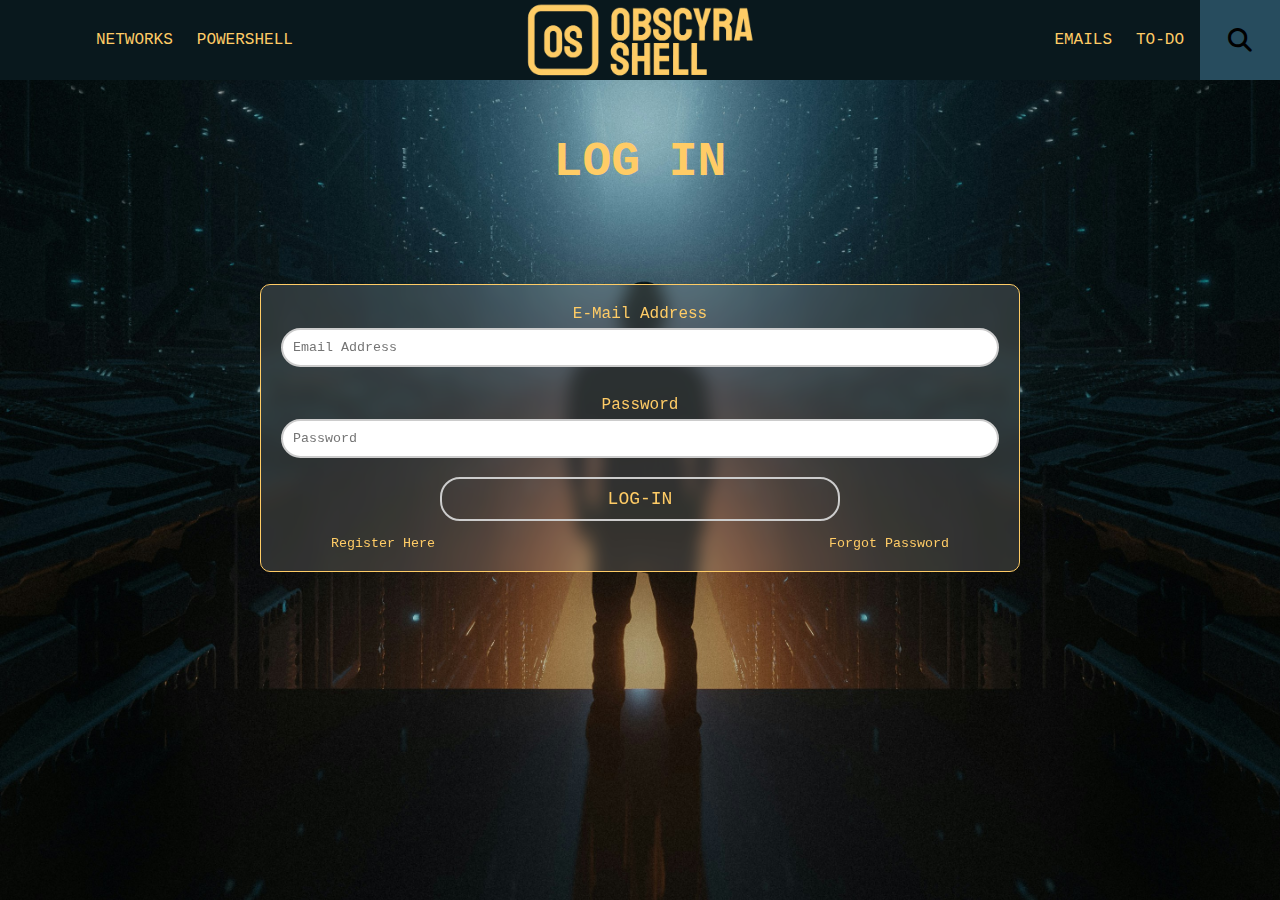
<file: to-do.html>
<!DOCTYPE html>
<html lang="en">
<head>
    <meta charset="UTF-8">
    <meta v2>
    <meta name="viewport" content="width=device-width, initial-scale=1.0">
    <link rel="stylesheet" href="css/global.css">
    <link rel="stylesheet" href="css/todo.css">
    <link rel="stylesheet" href="https://cdnjs.cloudflare.com/ajax/libs/font-awesome/6.4.0/css/all.min.css">
    <script src="js/nav.js" defer></script>
    <script src="js/todo.js" defer></script>
    <script src="js/auth.js" defer></script>
    <title>Obscyra Shell</title>
</head>
<body>
    <!-- Navbar -->
     <header>
        <!-- Logo -->
         <div class="logo">
            <a href="index.html"><img src="assets/img/logo2.png" alt=""></a>
         </div>
         <nav id="main-nav">
            <!-- Left Links -->
             <ul class="nav-left">
                <li><a href="">Networks</a></li>
                <li><a href="pwsh.html">Powershell</a></li>
             </ul>
             <!-- Right Links -->
             <ul>
                <li><a href="">Emails</a></li>
                <li id="to-do-link"><a href="to-do.html">To-Do</a></li>
             </ul>
             <!-- Search Btn -->
                <div id="search-btn">
                    <i class="fas fa-search" id="search-check"></i>
                </div>
                <div class="search-input" id="search-input">
                    <!-- <input type="text" placeholder="Search..."> -->
                </div>
         </nav>

         <!-- Menu Btn -->
         <div id="menu-btn">
            <input type="checkbox" id="menu-check"/>
            <i class="fa-regular fa-square-caret-down" id="menu-icon"></i>
        </div>
     </header>
        <section class="main">
            <div class="todo-wrapper">
               <h1>Todo App</h1>
               <div id="to-do-filter">
                  <!-- <input type="button" value="Delete All" id="del-all"> -->
                  <label for="filter-todo" id="fl-todo">To-Do
                     <input class="filter-checkbox" type="checkbox" id="filter-todo">
                  </label>
                  <label for="filter-complete" id="fl-complete">Done
                     <input class="filter-checkbox" type="checkbox" id="filter-complete">
                  </label>
                  <label for="filter-today" id="fl-today">Today
                     <input class="filter-checkbox" type="checkbox" id="filter-today">
                  </label>
                  <input type="button" value="Clear" id="btn-clear">
               </div>
               <form id="to-do-form" action="">
                  <input id="to-do-input" type="text" placeholder="What would you like to add ?" autocomplete="off">
                  <button id="to-do-add-btn">Add</button>
               </form>
               <ul id="to-do-list">
                  <!-- <li class="to-do">
                     <input type="checkbox" id="to-do-1">
                     <label class="custom-checkbox" for="to-do-1">
                        <svg fill="transparent" xmlns="http://www.w3.org/2000/svg" height="24px" viewBox="0 -960 960 960" width="24px" fill="#e3e3e3"><path d="M382-240 154-468l57-57 171 171 367-367 57 57-424 424Z"/></svg>
                     </label>
                     <label for="to-do-1" class="to-do-text">
                        Some todo task 1<span>02/11/2025 22:13</span>
                     </label>
                     <button class="to-do-delete-btn">
                        <svg fill="var(--white-color)" xmlns="http://www.w3.org/2000/svg" height="24px" viewBox="0 -960 960 960" width="24px" fill="#e3e3e3"><path d="M280-120q-33 0-56.5-23.5T200-200v-520h-40v-80h200v-40h240v40h200v80h-40v520q0 33-23.5 56.5T680-120H280Zm400-600H280v520h400v-520ZM360-280h80v-360h-80v360Zm160 0h80v-360h-80v360ZM280-720v520-520Z"/></svg>
                     </button>
                  </li>
                  <li class="to-do">
                     <input type="checkbox" id="to-do-2">
                     <label class="custom-checkbox" for="to-do-2">
                        <svg fill="transparent" xmlns="http://www.w3.org/2000/svg" height="24px" viewBox="0 -960 960 960" width="24px" fill="#e3e3e3"><path d="M382-240 154-468l57-57 171 171 367-367 57 57-424 424Z"/></svg>
                     </label>
                     <label for="to-do-2" class="to-do-text">
                        Some todo task 2
                     </label>
                     <button class="to-do-delete-btn">
                        <svg fill="var(--white-color)" xmlns="http://www.w3.org/2000/svg" height="24px" viewBox="0 -960 960 960" width="24px" fill="#e3e3e3"><path d="M280-120q-33 0-56.5-23.5T200-200v-520h-40v-80h200v-40h240v40h200v80h-40v520q0 33-23.5 56.5T680-120H280Zm400-600H280v520h400v-520ZM360-280h80v-360h-80v360Zm160 0h80v-360h-80v360ZM280-720v520-520Z"/></svg>
                     </button>
                  </li> -->
               </ul>
            </div>
        </section>
</body>
</html>
</file>
<file: css/global.css>
:root {
    --primary-color: #081525;
    --text-color: #53abd4;    
    --background-color: #09181d;
    --background-color-main: #274c5e;
    --white-color: #fefefe;
    --highlight-color: #a6926d;
    --text-1: #f0f0f0;
    --text-2: #00ffff;
    --text-3: #66ccff;
    --text-4: #ffcc66;
    --text-5: #cccccc;
}

* {
    margin: 0;
    padding: 0;
    box-sizing: border-box;
    font-family: 'Courier New', Courier, monospace;
}

body {
    min-height: 100vh;
    background-color: var(--background-color-main);
}

/* NAV Bar */
header {
    position: fixed;
    width: 100%;
    height: 80px;
    background-color: var(--background-color);
    padding: 1rem 6rem;
    z-index: 100;
}

.logo {
    position: absolute;
    top: 50%;
    left: 50%;
    transform: translate(-50%, -50%);
}

.logo img {
    width: 230px;
    height: auto;
    margin-top: 0.3rem;
}

nav {
    height: 100%;
    display: flex;
    justify-content: space-between;
    align-items: center;
}

nav ul {
    list-style: none;
    display: flex;
    gap: 1.5rem;
}

nav li a {
    position: relative;
    color: var(--text-4);
    font-size: 16px;
    text-decoration: none;
    text-transform: uppercase;
}

nav li a::before {
    content: '';
    position: absolute;
    bottom: -2px;
    width: 0;
    height: 2px;
    background-color: var(--text-4);
    transition: width 0.5s ease;
}

nav li a:hover::before {
    width: 100%;
}

#search-btn {
    position: absolute;
    top: 0;
    right: 0;
    height: 80px;
    width: 80px;
    background-color: var(--background-color-main);
    display: flex;
    justify-content: center;
    align-items: center;
    cursor: pointer;
}

#search-btn i {
    font-size: 1.5rem;
    transition: scale 0.5s ease;
    z-index: 1;
}

#search-btn:hover i {
    scale: 1.6;
}

/* Menu Btn */
#menu-btn {
    display: none;
    position: absolute;
    top: 0;
    right: 0;
    height: 80px;
    width: 80px;
    background-color: var(--background-color-main);
    justify-content: center;
    align-items: center;
    cursor: pointer;
    font-size: 2.5rem;
}

.search-input {
    position: absolute;
    top: 80px;
    /* left: 60vw; */
    right: 0;
    width: 40%;
    padding: 20px;
    /* background: var(--background-color-main); */
    z-index: 10;
    transition: opacity 0.3s ease;
    opacity: 0;
    pointer-events: none;
}

.search-input input {
    width: 100%;
    height: 2rem;
    border: none;
    outline: none;
    border-radius:  50px;
    font-size: 1.3rem;
    padding-left: 12px;
}

.search-input.visible {
    display: block;
    opacity: 1;
    pointer-events: auto;
}

/* Responsive */
@media screen and (max-width:750px){
    nav{
        position: absolute;
        top: 80px;
        right: 0;
        width: 100%;
        height: 0;
        background-color: var(--background-color);
        flex-direction: column;
        justify-content: center;
        gap: 2rem;
        z-index: 1;
        overflow: hidden;
        transition: height 0.8s ease-in-out;
    }

    .logo {
        left: 2rem;
        transform: translate(0,-50%);
    }

    .logo img {
        width: 180px;
    }

    nav ul {
        flex-direction: column;
        align-items: center;
        gap: 2rem;
    }

    nav li a {
        font-size: 1.5rem;
    }

    #menu-btn {
        display: flex;
        flex-direction: column;
        gap: 1rem;
        transition: transform 0.4s ease-in-out;
    }

    #menu-btn span {
        width: 30px;
        height: 2px;
        background-color: var(--text-color);
    }

    #menu-btn input{
        position: absolute;
        top: 0;
        right: 0;
        height: 100%;
        width: 100%;
        z-index: 2;
        cursor: pointer;
        appearance: none;
    }

    #menu-btn i {
        transition: transform 0.4s ease-in-out;
        z-index: 3;
        pointer-events: auto;
    }

    #menu-btn input:checked ~ i {
        transform: scale(1.5) rotate(180deg);
    }

    header:has(input:checked) > nav {
        height: calc(100vh - 80px);
    }

    #search-btn {
        display: none;
    }

    .search-input {
        /* display: none; */
        z-index: 1;
        opacity: 0;
        visibility: hidden;
        position: relative;
        padding: 1rem;
        width: 50%;
        transition: opacity 0.4s ease, visibility 0.4s ease;
    } 

    .search-input.visible {
        opacity: 1;
        display: inline;
        visibility: visible;
    }

    .search-input input {
        padding: 0.5rem 1rem;
        border: none;
        outline: none;
        border-radius:  50px;
        font-size: 1.3rem;
    }

}

/* END OF NAV */

/* Main Section */
.main {
    height: 100vh;
    width: 100%;
    background-color: var(--white-color);
    display: flex;
    background-image: url(../assets/img/bg.jpg);
    background-size: cover;
    background-repeat: no-repeat;
    background-position: center;
    color: var(--text-4);
    overflow-y: auto;
    flex-grow: 1;
}
</file>
<file: css/login.css>
.login-wrapper {
    display: flex;
    width: 100%;
    max-width: auto;
    text-align: center;
    margin: 0 auto;
    flex-direction: column;
    align-items: center;
    gap: 10px;
    padding-left: 20px;
    padding-right: 20px;
}

.login-wrapper h1 {
    margin-top: 15vh;
    margin-bottom: 20px;
    font-size: 3rem;
    font-weight: 800;
    text-transform: uppercase;
    text-align: center;
}

.center-wrapper {
    margin-top: 5vh;
    width: 100%;
    max-width: 800px;
    padding: 20px;
}

#acc-form-wrapper {
    backdrop-filter: blur(8px);
    background: rgba(255, 255, 255, 0.15);
    border: 1.5px solid var(--text-4);
    border-radius: 10px;
    padding: 20px;
}

.acc-form {
    display: flex;
    flex-direction: column;
    text-align: left;
    margin-bottom: 15px;
}

.acc-form input {
    padding: 10px;
    border-radius: 20px;
    border: 2px solid #ccc;
    margin-top: 5px;
    width: 100%;
}

.acc-form label {
    margin: 0 auto;
}

.error-msg {
    color: var(--text-3);
    font-size: 0.8rem;
    font-weight: bold;
    height: 14px;
    margin: 0 auto;
    text-transform: capitalize;
} 

.submit-btn {
    background-color: transparent;
    color: var(--text-4);
    max-width: 400px;
    min-width: none;
    margin: 0 auto;
    font-size: large;
    text-transform: uppercase;
    border: 1.5px solid var(--text-4);
    border-radius: 10px;
    padding: 20px;
}

.submit-btn:hover {
    cursor: pointer;
    background-color: rgba(255, 255, 255, 0.1);
    backdrop-filter: blur(4px);
}

#acc-info {
    display: flex;
    justify-content: space-between;
    align-items: center;
    margin-top: 10px;
    text-align: left;
    margin-left: 50px;
    margin-right: 50px;
    font-size: smaller;
    gap: 2vh;
}

#acc-info :hover {
    color: var(--text-3);
    cursor: pointer;
}

#backLink:hover {
    color: var(--text-3);
    cursor: pointer;
}

.cookie-wrapper {
    width: 60vw;
}

@media screen and (max-width:500px){
    #acc-info {
        flex-direction: column;
    }

    #acc-info p {
        margin-top: 10px;
    }
}
</file>
<file: css/pwsh.css>
:root {
    --primary-color: #081525;
    --text-color: #53abd4;    
    --background-color: #09181d;
    --background-color-main: #274c5e;
    --white-color: #fefefe;
    --highlight-color: #a6926d;
    --text-1: #f0f0f0;
    --text-2: #00ffff;
    --text-3: #66ccff;
    --text-4: #ffcc66;
    --text-5: #cccccc;
}


/* Powershell */
.pwsh-wrapper {
    display: flex;
    width: 100%;
    max-width: auto;
    text-align: center;
    margin: 0 auto;
    flex-direction: column;
    align-items: center;
    gap: 10px;
    padding-left: 20px;
    padding-right: 20px;
}

.pwsh-wrapper h1 {
    margin-top: 100px;
    margin-bottom: 20px;
    font-size: 3rem;
    font-weight: 800;
    text-transform: uppercase;
    text-align: center;
}

.pwsh-wrapper h2 {
    font-size: 2rem;
}


/* Commands */
.ps-commands {
    padding: 2vh;
}

.ps-commands .psection {
    margin-bottom: 1.2rem;
}

.psection-head {
    cursor: pointer;
    text-decoration: underline;
    font-size: 1.5rem;
}

.psection-body { 
    margin-top: 1rem;
    max-height: 0; 
    overflow: hidden; 
    transition: max-height 0.8s ease;
    line-height: 1.4;
    padding: 0.3rem 0;
} 

.psection.open .psection-body { 
    max-height: 1000px;
}

.psection-body p {
    margin-bottom: 0.8rem;
    font-weight: bold;
}

.psection-body li {
    margin-bottom: 0.3rem;
}
</file>
<file: css/todo.css>
:root {
    --primary-color: #081525;
    --text-color: #53abd4;    
    --background-color: #09181d;
    --background-color-main: #274c5e;
    --white-color: #fefefe;
    --highlight-color: #a6926d;
    --text-1: #f0f0f0;
    --text-2: #00ffff;
    --text-3: #66ccff;
    --text-4: #ffcc66;
    --text-5: #cccccc;
}

/* Section */
.todo-wrapper {
    display: flex;
    width: 100%;
    max-width: 1000px;
    text-align: center;
    margin: 0 auto;
    flex-direction: column;
    align-items: center;
    gap: 10px;
    padding-left: 20px;
    padding-right: 20px;
}

.todo-wrapper h1 {
    margin-top: 100px;
    margin-bottom: 20px;
    font-size: 3rem;
    font-weight: 800;
    text-transform: uppercase;
    text-align: center;
}


#to-do-input {
    box-sizing: border-box;
    padding: 12px 20px;
    width: 100%;
    background: none;
    border: 2px solid var(--text-4);
    border-radius: 1000px;
    color: var(--text-4);
}

#to-do-input::placeholder {
    color: var(--text-4);
}

#to-do-input:focus {
    outline: none;
}

#to-do-form {
  width: 100%;
  display: flex;
  align-items: center;
  position: relative;
}

#to-do-add-btn {
    position: absolute;
    top: 0;
    right: 0;
    background-color: var(--text-4);
    height: 100%;
    padding: 0 30px;
    border: none;
    border-radius: 1000px;
    font: inherit;
    font-weight: 600;
    text-transform: uppercase;
    cursor: pointer;
}

.to-do {
    margin-bottom: 10px;
    padding: 0 16px;
    background-color: var(--background-color-main);
    border-radius: 15px;
    display: flex;
    align-items: center;
}

.to-do .to-do-text {
    padding: 8px;
    padding-right: 0;
    flex-grow: 1;
    transition: 0.8s ease;
    display: flex;
    justify-content: space-between;
}

.to-do .to-do-text span {
    display: block;
    font-size: 0.8rem;
}

.to-do-delete-btn {
    padding: 3px;
    background: none;
    border: none;
    cursor: pointer;
}

.to-do-delete-btn svg{ 
    transition: 0.5s ease;
}

.to-do-delete-btn:hover svg{
    fill: var(--text-4);
    transform: scale(1.2);
}

.custom-checkbox {
    border: 1px solid var(--text-4);
    border-radius: 50%;
    min-height: 20px;
    min-width: 20px;
    display: flex;
    justify-content: center;
    align-items: center;
    flex-shrink: 0;
    transition: 0.8s ease;
    cursor: pointer;
}

/* #to-do-filter {
    display: none; 
} */

/* REMOVE SCROLLING */
#to-do-list {
    width: 100%;
    flex-grow: 1;
    overflow-y: auto;
    /* Hide Scrollbar */
    -ms-overflow-style: none;  /* IE and Edge */
    scrollbar-width: none; 
}

/* SCROLLBAR STYLE */
/* #to-do-list::-webkit-scrollbar {
  width: 5px;
}

#to-do-list::-webkit-scrollbar-track {
  background: none;
  border-radius: 5px;
}

#to-do-list::-webkit-scrollbar-thumb {
  background-color: var(--text-4);
  border-radius: 4px;
  border: 2px solid var(--background-color-main);
} */

/* REMOVE SCROLLING */

#to-do-list input[type="checkbox"]:checked ~ .custom-checkbox {
    background-color: var(--text-4);
}

#to-do-list input[type="checkbox"]:checked ~ .custom-checkbox svg {
    fill: var(--background-color-main);
}

#to-do-list input[type="checkbox"]:checked ~ .to-do-text {
    text-decoration: line-through;
    color: var(--background-color);
}

#to-do-list input[type="checkbox"]{
    display: none;
}

#to-do-filter {
    display: flex;
    gap: 20px;
}

#to-do-filter label:has(input[type="checkbox"]:checked) {
    font-weight: bolder;
    /* font-size: large; */
}

.filter-checkbox {
    appearance: none;
    -webkit-appearance: none;
    width: 18px;
    height: 18px;
    border-radius: 50%;
    border: 2px solid var(--text-4);
    cursor: pointer;
    vertical-align: middle;
    transition: all 0.2s ease;
}

.filter-checkbox:checked {
    background-color: var(--text-4);
    border-color: var(--text-4);
    content: "✓"; 
    color: white;
}

.filter-checkbox:hover {
    border-color: var(--text-4);
    border: 4px solid var(--text-4);
    content: "1";
}

#btn-clear {
    background-color: var(--text-4);
    height: 100%;
    padding: 0 5px;
    border: none;
    border-radius: 1000px;
    font: inherit;
    font-weight: 600;
    text-transform: capitalize;
    cursor: pointer;
}

@media(max-width: 500px) {
    .todo-wrapper {
        font-size: 1rem;
    }
    
    #to-do-form {
        display: flex;
        flex-direction: column;
    }

    #to-do-add-btn {
        position: unset;
        width: 100%;
        margin-top: 10px;
        height: 2rem;
    }

    .todo-wrapper h1 {
        font-size: 8vw;
    }

    #to-do-filter {
    display: block;
    font-size: smaller;
}
}

/* END OF TODO */
</file>
